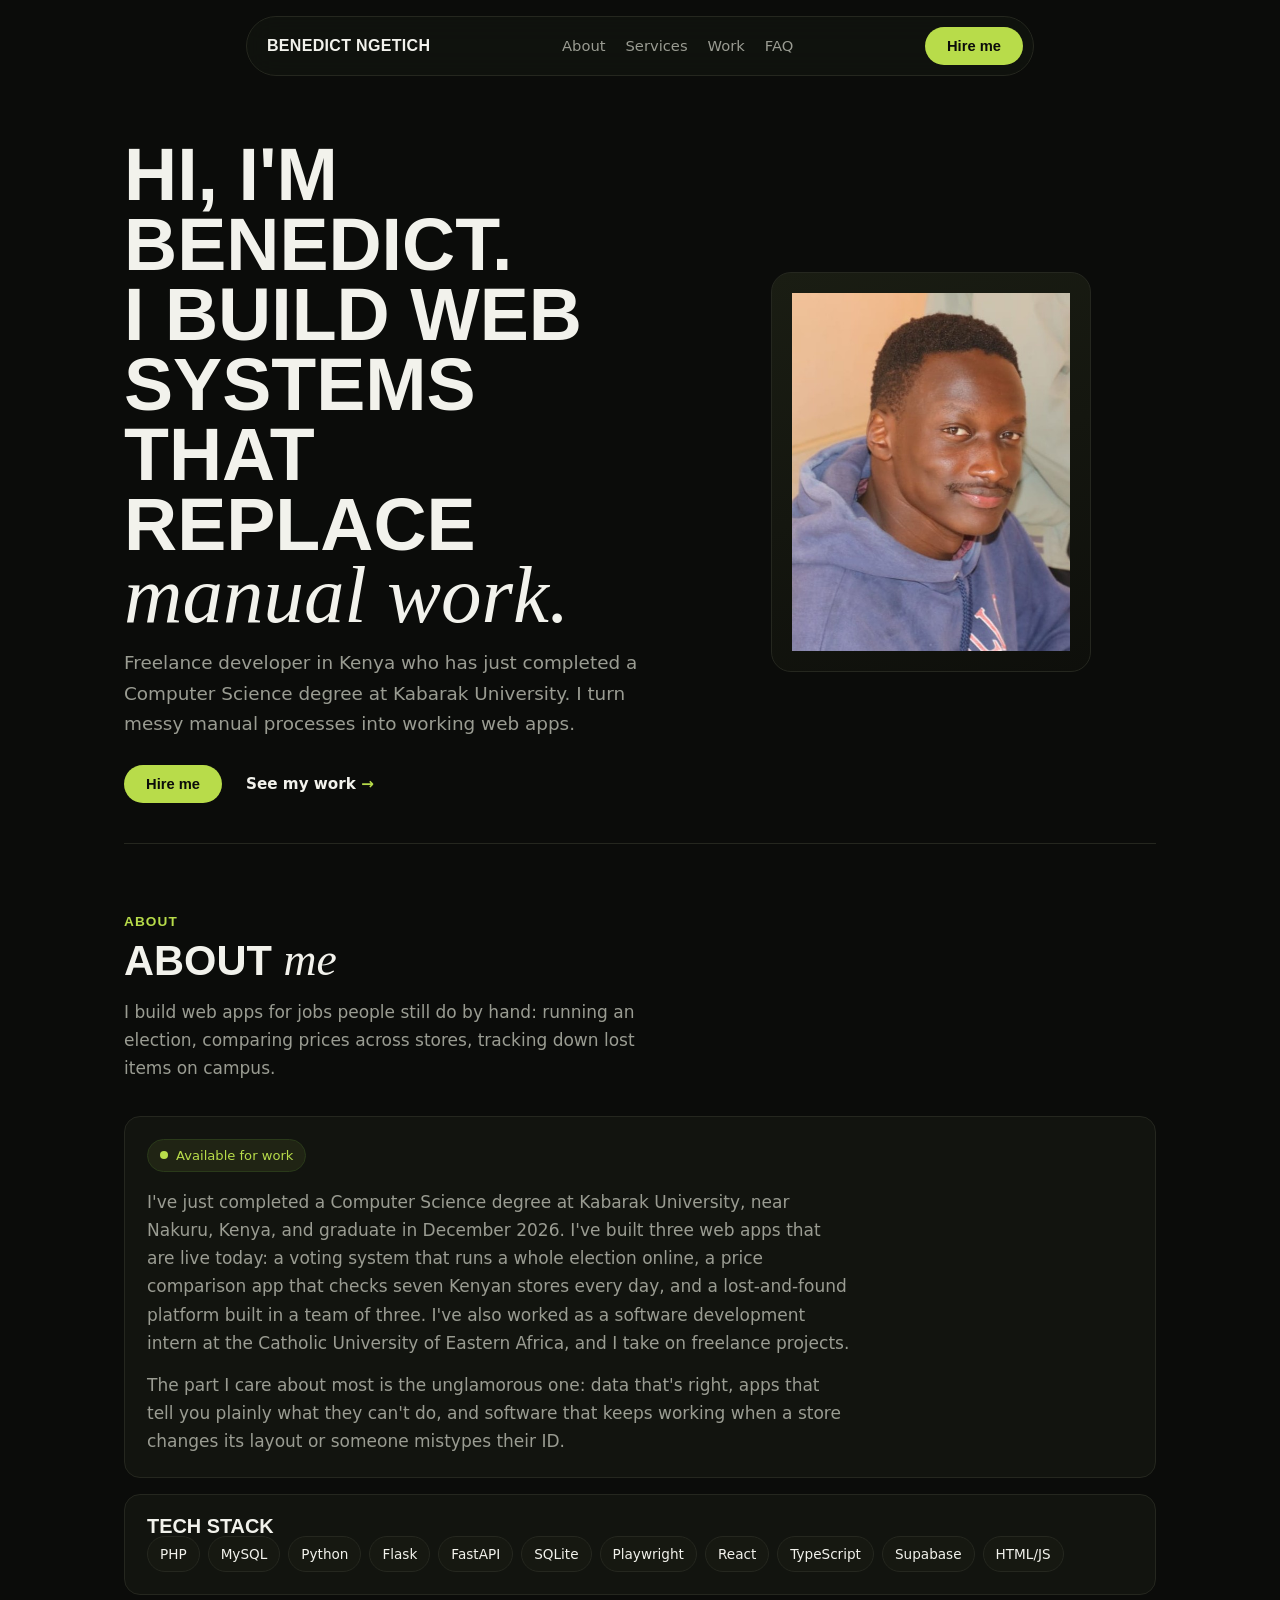
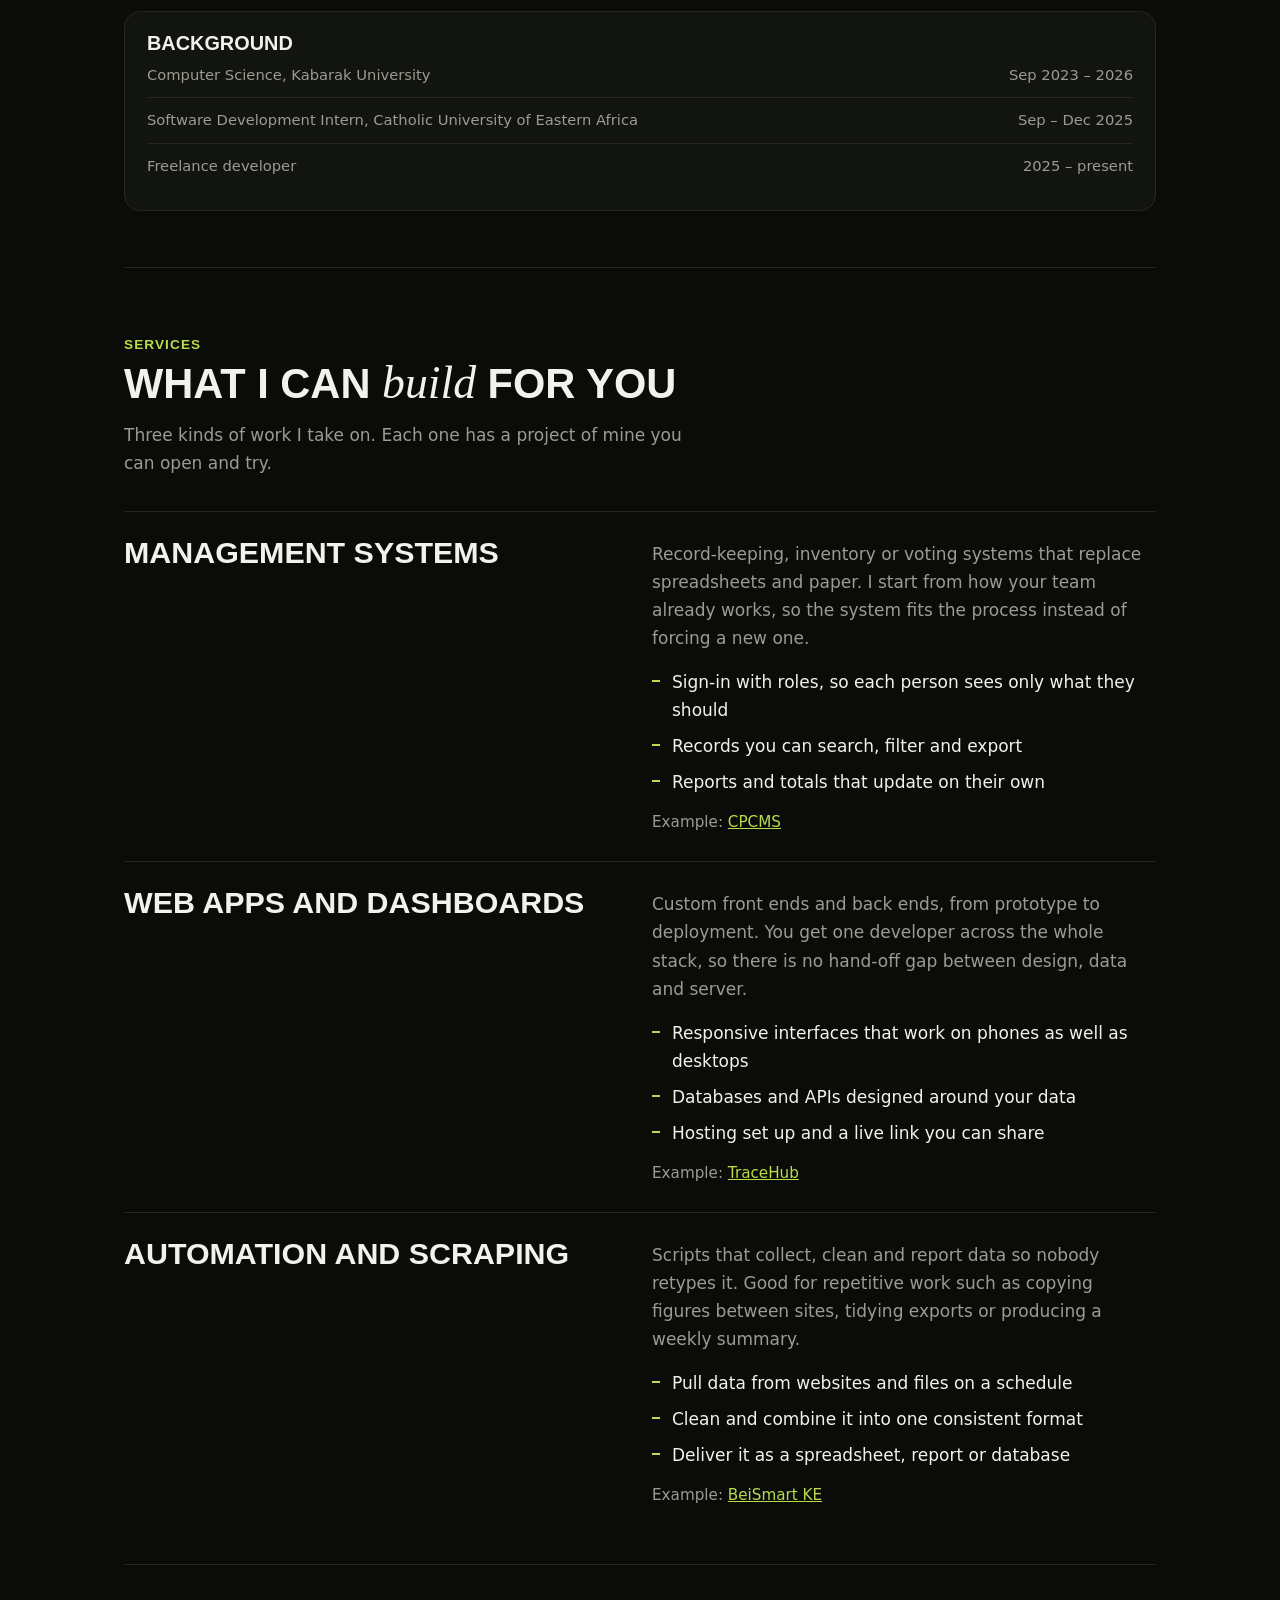
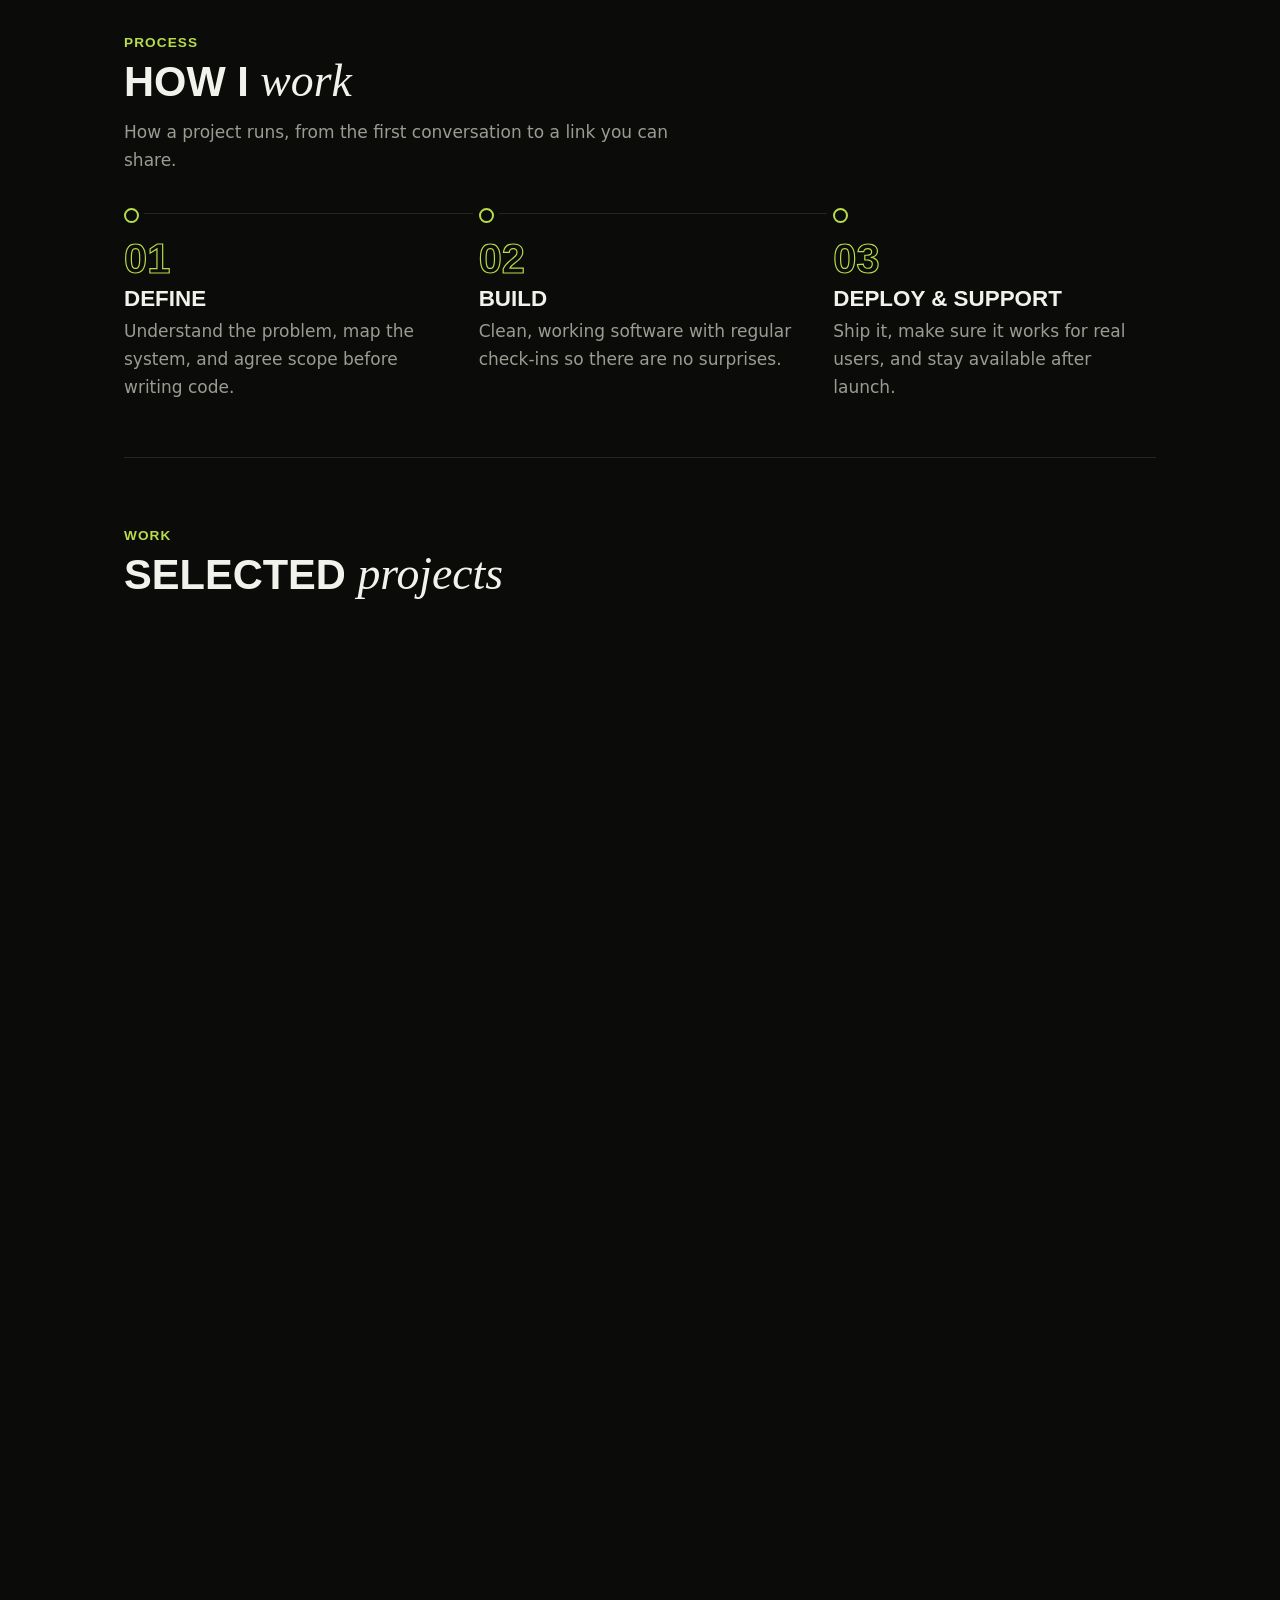
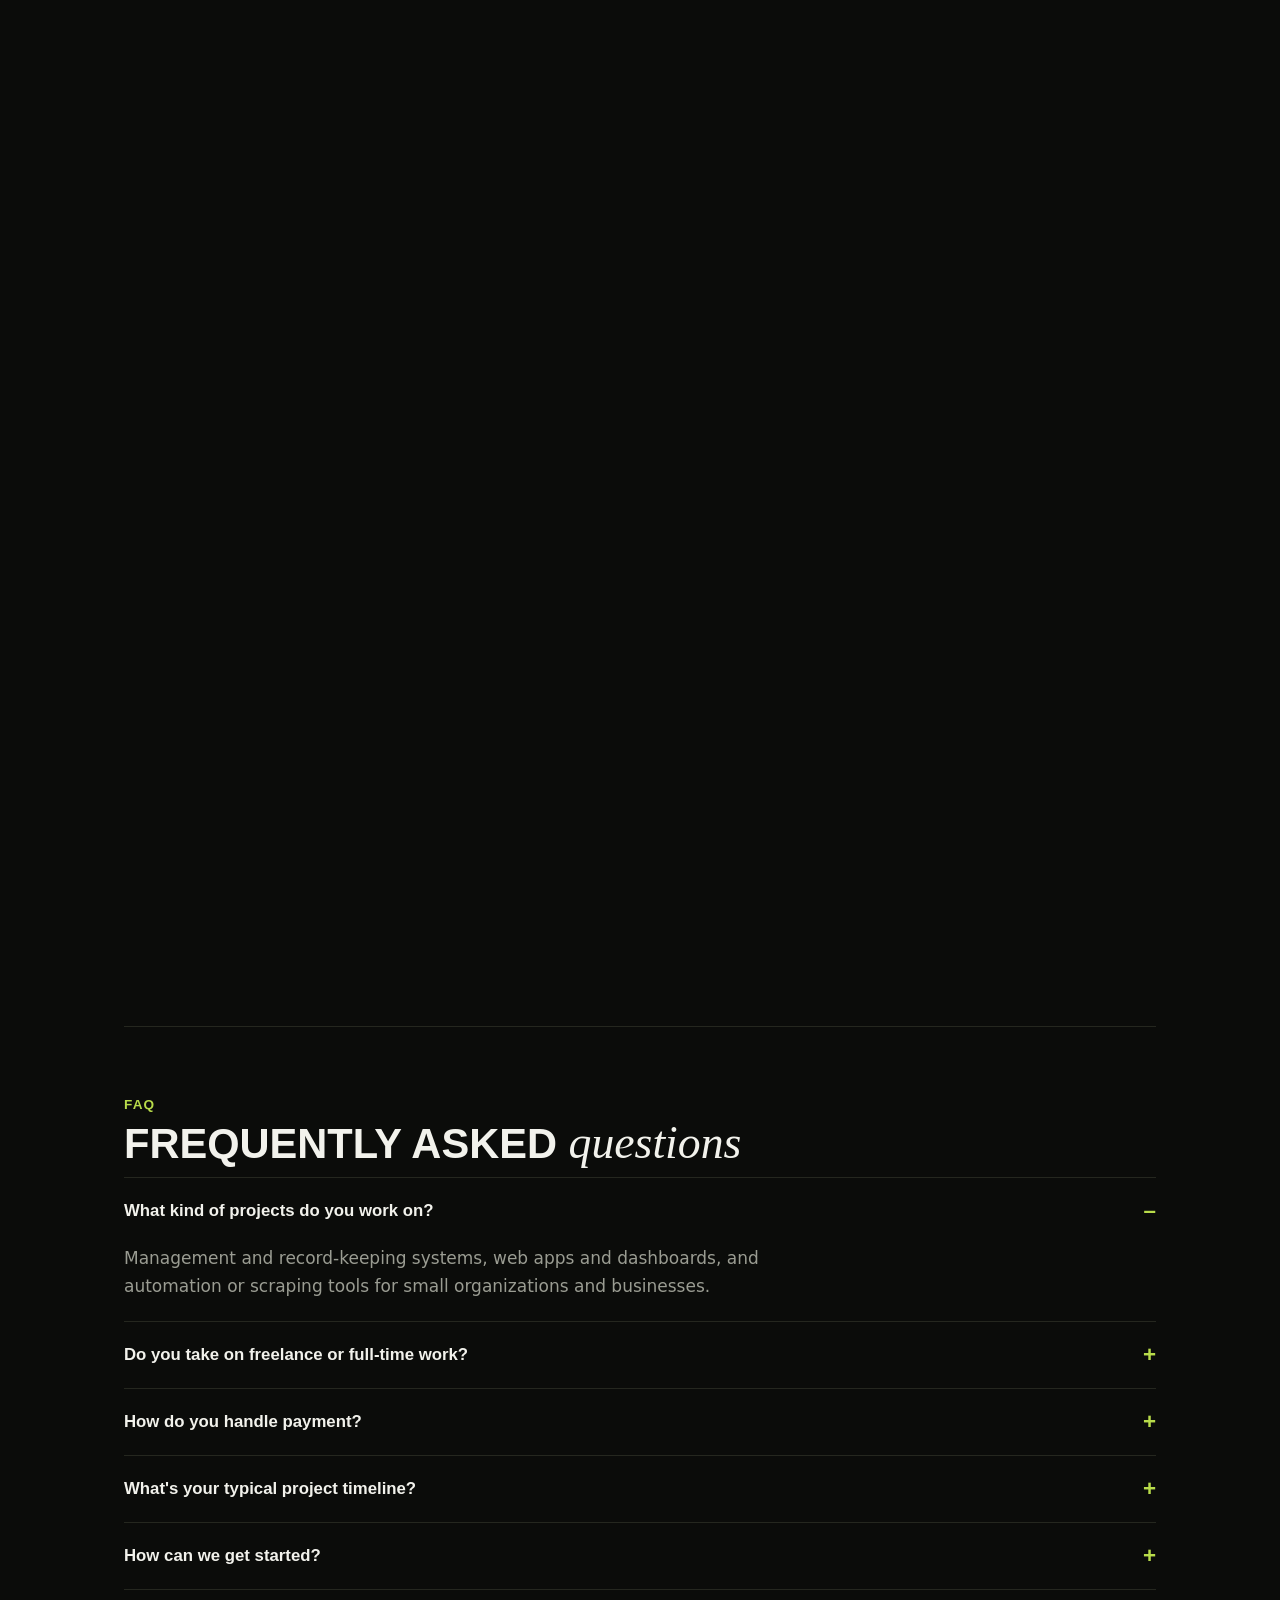
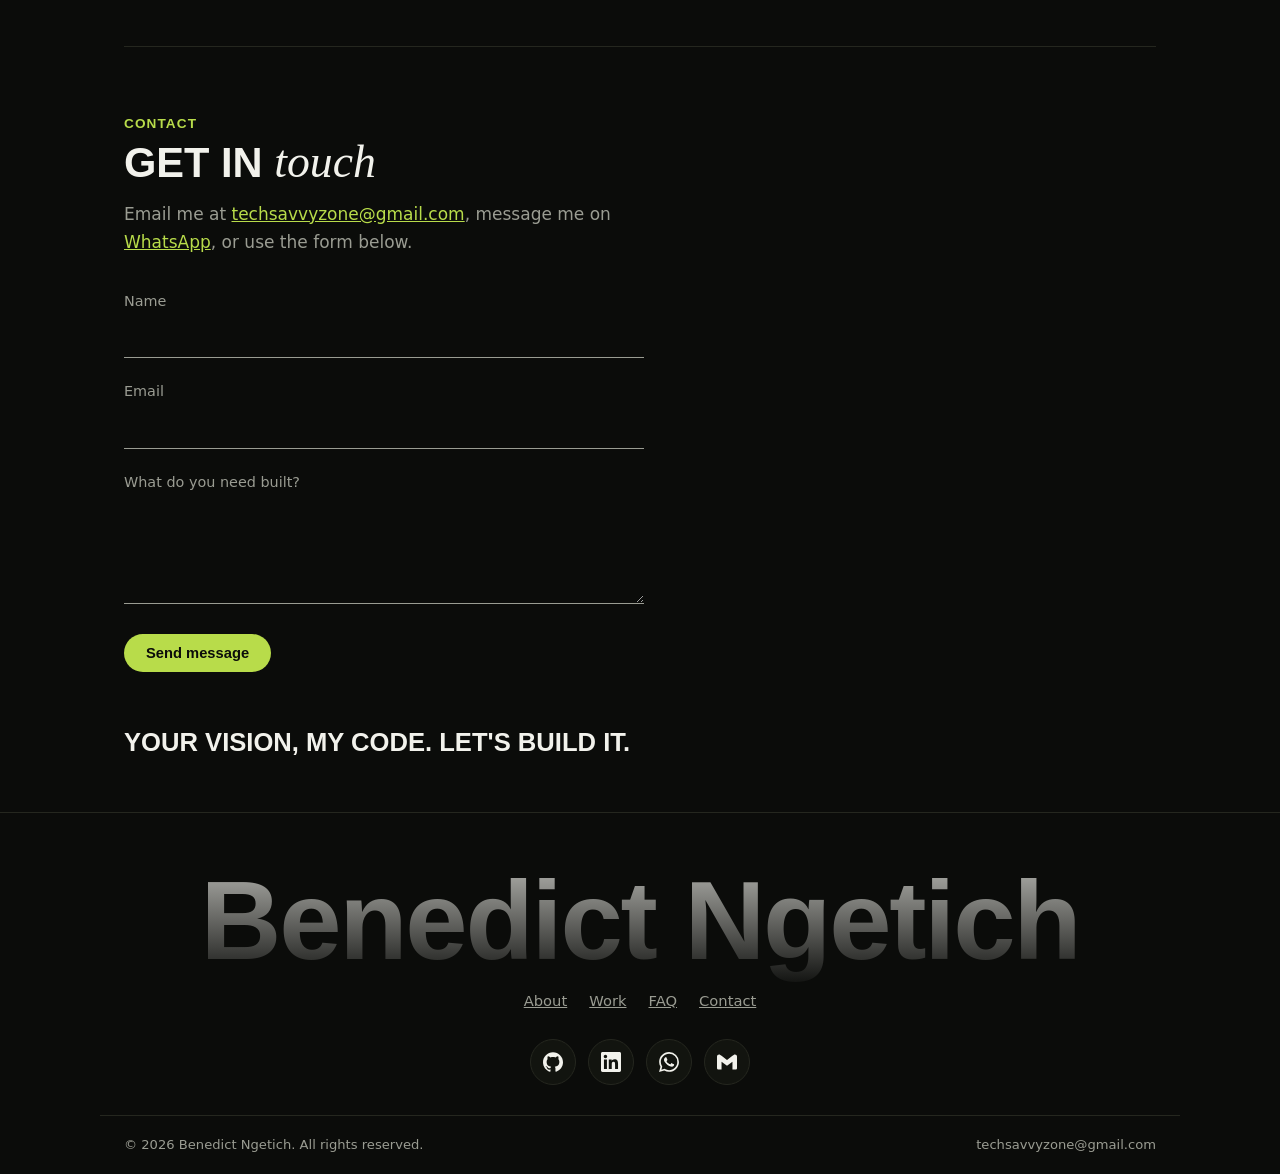
<file: index.html>
<!DOCTYPE html>
<html lang="en">
<head>
<meta charset="utf-8">
<meta name="viewport" content="width=device-width, initial-scale=1">
<meta http-equiv="Content-Security-Policy" content="default-src 'self'; script-src 'self' 'sha256-PtdI6/36DhPdMEgjNWV5ExIEqFovVcjUHPeOyApfBhs=' https://gc.zgo.at; style-src 'self' https://fonts.googleapis.com; font-src https://fonts.gstatic.com; img-src 'self' data: https://benvog.goatcounter.com; media-src 'self'; connect-src https://formspree.io https://benvog.goatcounter.com; form-action https://formspree.io; base-uri 'self'; object-src 'none'">
<meta name="description" content="Freelance developer in Kenya who has just completed a Computer Science degree at Kabarak University. I turn messy manual processes into working web apps.">
<meta name="theme-color" content="#0b0c0a">
<meta name="google-site-verification" content="tU9W8W1TGchvx298mYUDukljhcA0gjnXaJZo7WVB7sc">
<meta property="og:type" content="website">
<meta property="og:title" content="Benedict Ngetich — Web developer, Kenya">
<meta property="og:description" content="Freelance developer in Kenya who has just completed a Computer Science degree at Kabarak University. I turn messy manual processes into working web apps.">
<meta property="og:url" content="https://benvog.github.io/">
<meta property="og:image" content="https://benvog.github.io/assets/og-home.jpg">
<meta property="og:image:width" content="1200">
<meta property="og:image:height" content="630">
<meta property="og:image:alt" content="Benedict Ngetich: Hi, I'm Benedict. I build web systems that replace manual work.">
<link rel="icon" href="assets/favicon.svg" type="image/svg+xml">
<title>Benedict Ngetich — Web developer, Kenya</title>
<script>document.documentElement.className='js'</script>
<link rel="preconnect" href="https://fonts.googleapis.com">
<link rel="preconnect" href="https://fonts.gstatic.com" crossorigin>
<link href="https://fonts.googleapis.com/css2?family=Barlow+Condensed:wght@700;800&family=DM+Sans:wght@400;500;600&family=Instrument+Serif:ital@1&display=swap" rel="stylesheet">
<link rel="stylesheet" href="styles.css">
</head>
<body>
<a class="skip" href="#main">Skip to content</a>

<div class="nav">
<div class="pillnav">
<span class="brand">Benedict Ngetich</span>
<nav aria-label="Sections"><a href="#about">About</a><a href="#services">Services</a><a href="#work">Work</a><a href="#faq">FAQ</a></nav>
<a class="btn" href="#contact">Hire me</a>
</div>
</div>

<div class="wrap" id="main">

<header class="hero">
<div>
<h1>Hi, I'm Benedict.<br>I build web systems that replace <em>manual work.</em></h1>
<p class="sub">Freelance developer in Kenya who has just completed a Computer Science degree at Kabarak University. I turn messy manual processes into working web apps.</p>
<div class="cta"><a class="btn" href="#contact">Hire me</a><a class="textlink" href="#work">See my work <span aria-hidden="true">→</span></a></div>
</div>
<div class="photo">
<img class="frame-ph" src="assets/profile.jpg" alt="Benedict Ngetich">
</div>
</header>

<section id="about">
<p class="eyebrow">About</p>
<h2>About <em>me</em></h2>
<p class="lede">I build web apps for jobs people still do by hand: running an election, comparing prices across stores, tracking down lost items on campus.</p>
<div class="bento">
<div class="card">
<span class="status"><i></i>Available for work</span>
<p>I've just completed a Computer Science degree at Kabarak University, near Nakuru, Kenya, and graduate in December 2026. I've built three web apps that are live today: a voting system that runs a whole election online, a price comparison app that checks seven Kenyan stores every day, and a lost-and-found platform built in a team of three. I've also worked as a software development intern at the Catholic University of Eastern Africa, and I take on freelance projects.</p>
<p>The part I care about most is the unglamorous one: data that's right, apps that tell you plainly what they can't do, and software that keeps working when a store changes its layout or someone mistypes their ID.</p>
</div>
</div>
<div class="card">
<h3>Tech stack</h3>
<div class="stackrow"><span>PHP</span><span>MySQL</span><span>Python</span><span>Flask</span><span>FastAPI</span><span>SQLite</span><span>Playwright</span><span>React</span><span>TypeScript</span><span>Supabase</span><span>HTML/JS</span></div>
</div>
<div class="card">
<h3>Background</h3>
<div class="meta bgrow"><span>Computer Science, Kabarak University</span><span>Sep 2023 – 2026</span></div>
<div class="meta bgrow"><span>Software Development Intern, Catholic University of Eastern Africa</span><span>Sep – Dec 2025</span></div>
<div class="meta bgrow"><span>Freelance developer</span><span>2025 – present</span></div>
</div>
</section>

<section id="services">
<p class="eyebrow">Services</p>
<h2>What I can <em>build</em> for you</h2>
<p class="lede">Three kinds of work I take on. Each one has a project of mine you can open and try.</p>
<div class="svc">
<div class="svcrow"><h3>Management systems</h3><div class="svcbody"><p>Record-keeping, inventory or voting systems that replace spreadsheets and paper. I start from how your team already works, so the system fits the process instead of forcing a new one.</p><ul class="svclist"><li>Sign-in with roles, so each person sees only what they should</li><li>Records you can search, filter and export</li><li>Reports and totals that update on their own</li></ul><p class="svcnote">Example: <a href="case-cpcms.html">CPCMS</a></p></div></div>
<div class="svcrow"><h3>Web apps and dashboards</h3><div class="svcbody"><p>Custom front ends and back ends, from prototype to deployment. You get one developer across the whole stack, so there is no hand-off gap between design, data and server.</p><ul class="svclist"><li>Responsive interfaces that work on phones as well as desktops</li><li>Databases and APIs designed around your data</li><li>Hosting set up and a live link you can share</li></ul><p class="svcnote">Example: <a href="case-tracehub.html">TraceHub</a></p></div></div>
<div class="svcrow"><h3>Automation and scraping</h3><div class="svcbody"><p>Scripts that collect, clean and report data so nobody retypes it. Good for repetitive work such as copying figures between sites, tidying exports or producing a weekly summary.</p><ul class="svclist"><li>Pull data from websites and files on a schedule</li><li>Clean and combine it into one consistent format</li><li>Deliver it as a spreadsheet, report or database</li></ul><p class="svcnote">Example: <a href="case-beismart.html">BeiSmart KE</a></p></div></div>
</div>
</section>

<section>
<p class="eyebrow">Process</p>
<h2>How I <em>work</em></h2>
<p class="lede">How a project runs, from the first conversation to a link you can share.</p>
<ol class="timeline">
<li class="tlstep"><span class="num">01</span><h3>Define</h3><p>Understand the problem, map the system, and agree scope before writing code.</p></li>
<li class="tlstep"><span class="num">02</span><h3>Build</h3><p>Clean, working software with regular check-ins so there are no surprises.</p></li>
<li class="tlstep"><span class="num">03</span><h3>Deploy & support</h3><p>Ship it, make sure it works for real users, and stay available after launch.</p></li>
</ol>
</section>

<section id="work">
<p class="eyebrow">Work</p>
<h2>Selected <em>projects</em></h2>
<!-- To use a real screenshot: replace the <div class="ph">…</div> with <img src="assets/your-file.png" alt="…"> -->
<article class="proj rv">
<div class="stage"><div class="frame"><div class="bar"><i></i><i></i><i></i><span>cpcms · sample data</span></div>
<div class="view"><div class="inner"><img src="assets/cpcms-dashboard.png" alt="CPCMS dashboard with sample children, risk levels, rights progress and follow-ups due soon" width="1440" height="900" loading="lazy"></div></div></div></div>
<div class="projtext">
<span class="pnum">01</span>
<h3>CPCMS<br><em>case management</em></h3>
<p>A case management app for Holistic Families Kenya: a register of the children they support, a case file per child across eight rights, and a score that shows each child's progress.</p>
<p class="meta"><b>Client project, in use</b> · JavaScript, Supabase</p>
<div class="pills"><a class="btn" href="case-cpcms.html">Case study →</a></div>
</div>
</article>

<article class="proj rv">
<div class="stage"><div class="frame"><div class="bar"><i></i><i></i><i></i><span>benvog.github.io/beismart-ke</span></div>
<div class="view"><div class="inner"><img src="assets/beismart-home.jpg" alt="BeiSmart KE home: a search box over this week's price drops" width="1280" height="800" loading="lazy"></div></div></div></div>
<div class="projtext">
<span class="pnum">02</span>
<h3>BeiSmart KE<br><em>price comparison</em></h3>
<p>A price comparison app for Kenyan online stores: one search checks seven stores, puts the same product's prices side by side and keeps a daily price history.</p>
<p class="meta"><b>Final-year project, rebuilt</b> · Python, FastAPI</p>
<div class="pills"><a class="btn" href="case-beismart.html">Case study →</a><a class="btn ghost" href="https://benvog.github.io/beismart-ke/" target="_blank" rel="noopener">Live demo ↗</a></div>
</div>
</article>

<article class="proj rv">
<div class="stage"><div class="frame"><div class="bar"><i></i><i></i><i></i><span>voting-system</span></div>
<div class="view"><div class="inner"><img src="assets/voting-landing.png" alt="VoteMS landing page with a live election countdown and turnout bar" width="1280" height="800" loading="lazy"></div></div></div></div>
<div class="projtext">
<span class="pnum">03</span>
<h3>Voting<br><em>system</em></h3>
<p>An online election system: voters log in with their registration number, vote one position at a time on any device, and see results the moment voting closes.</p>
<p class="meta"><b>Built for Kabarak University</b> · PHP, MySQL</p>
<div class="pills"><a class="btn" href="case-voting.html">Case study →</a><a class="btn ghost" href="https://tally.xo.je" target="_blank" rel="noopener">Live demo ↗</a></div>
</div>
</article>

<article class="proj rv">
<div class="stage"><div class="frame"><div class="bar"><i></i><i></i><i></i><span>trace-hub.vercel.app</span></div>
<div class="view"><div class="inner"><img src="assets/tracehub-home.jpg" alt="TraceHub home page: a lost-and-found hero with buttons to report or browse items" width="1280" height="800" loading="lazy"></div></div></div></div>
<div class="projtext">
<span class="pnum">04</span>
<h3>TraceHub<br><em>lost &amp; found</em></h3>
<p>A lost-and-found web app for reporting and finding lost items across campuses.</p>
<p class="meta"><b>Group project, live</b> · Web app, lost &amp; found</p>
<div class="pills"><a class="btn" href="case-tracehub.html">Case study →</a><a class="btn ghost" href="https://trace-hub.vercel.app/" target="_blank" rel="noopener">Live demo ↗</a></div>
</div>
</article>
</section>

<!-- Hidden until there are real quotes: remove "hidden" and replace the placeholder below -->
<section hidden>
<p class="eyebrow">Testimonials</p>
<h2>What clients <em>say</em></h2>
<p class="lede">Feedback from clients, once there's some to show.</p>
<div class="tplaceholder">No testimonials yet — ask a client for a line once a project wraps, and it goes here.</div>
</section>

<section id="faq">
<p class="eyebrow">FAQ</p>
<h2>Frequently asked <em>questions</em></h2>
<div class="faq">
<details class="faqitem" open><summary>What kind of projects do you work on?</summary><p>Management and record-keeping systems, web apps and dashboards, and automation or scraping tools for small organizations and businesses.</p></details>
<details class="faqitem"><summary>Do you take on freelance or full-time work?</summary><p>Freelance projects now, and I'm open to full-time software engineering roles.</p></details>
<details class="faqitem"><summary>How do you handle payment?</summary><p>By M-Pesa or bank transfer. How the payment is split, for example a deposit to start, depends on the project, and we agree on it before any work begins.</p></details>
<details class="faqitem"><summary>What's your typical project timeline?</summary><p>A small site usually takes 1–2 weeks, and a larger web app or system 4–8 weeks. Once we've talked through what you need, I'll give you a timeline for your project.</p></details>
<details class="faqitem"><summary>How can we get started?</summary><p>Reach out through the contact form below or on WhatsApp, and we'll talk through what you need.</p></details>
</div>
</section>

<section id="contact">
<p class="eyebrow">Contact</p>
<h2>Get in <em>touch</em></h2>
<p class="lede">Email me at <a href="mailto:techsavvyzone@gmail.com">techsavvyzone@gmail.com</a>, message me on <a href="https://wa.me/254748311310" target="_blank" rel="noopener">WhatsApp</a>, or use the form below.</p>
<!-- Formspree form "Portfolio contact" (formspree.io, techsavvyzone@gmail.com); submissions are emailed there -->
<form action="https://formspree.io/f/myezqeje" method="POST">
<label>Name<input type="text" name="name" required autocomplete="name"></label>
<label>Email<input type="email" name="email" required autocomplete="email"></label>
<label>What do you need built?<textarea name="message" required></textarea></label>
<input class="gotcha" type="text" name="_gotcha" tabindex="-1" autocomplete="off" aria-hidden="true">
<button class="btn" type="submit">Send message</button>
<p class="form-error" role="alert" hidden>Your message couldn't be sent. Please try again, or email me at <a href="mailto:techsavvyzone@gmail.com">techsavvyzone@gmail.com</a>.</p>
</form>
<!-- Shown by script.js in place of the form once Formspree accepts a message -->
<div class="form-done" hidden>
<h3 tabindex="-1">Message sent</h3>
<p>Thanks for reaching out. I'll get back to you soon.</p>
<button class="btn ghost" type="button">Send another message</button>
</div>
<p class="signoff">Your vision, my&nbsp;code. Let's build it.</p>
</section>

</div>

<footer>
<div class="footer-name">Benedict Ngetich</div>
<div class="footer-links">
<a href="#about">About</a><a href="#work">Work</a><a href="#faq">FAQ</a><a href="#contact">Contact</a>
</div>
<div class="socials">
<a href="https://github.com/Benvog" target="_blank" rel="noopener" aria-label="GitHub" title="GitHub"><svg viewBox="0 0 24 24" aria-hidden="true" focusable="false"><path d="M12 .297c-6.63 0-12 5.373-12 12 0 5.303 3.438 9.8 8.205 11.385.6.113.82-.258.82-.577 0-.285-.01-1.04-.015-2.04-3.338.724-4.042-1.61-4.042-1.61C4.422 18.07 3.633 17.7 3.633 17.7c-1.087-.744.084-.729.084-.729 1.205.084 1.838 1.236 1.838 1.236 1.07 1.835 2.809 1.305 3.495.998.108-.776.417-1.305.76-1.605-2.665-.3-5.466-1.332-5.466-5.93 0-1.31.465-2.38 1.235-3.22-.135-.303-.54-1.523.105-3.176 0 0 1.005-.322 3.3 1.23.96-.267 1.98-.399 3-.405 1.02.006 2.04.138 3 .405 2.28-1.552 3.285-1.23 3.285-1.23.645 1.653.24 2.873.12 3.176.765.84 1.23 1.91 1.23 3.22 0 4.61-2.805 5.625-5.475 5.92.42.36.81 1.096.81 2.22 0 1.606-.015 2.896-.015 3.286 0 .315.21.69.825.57C20.565 22.092 24 17.592 24 12.297c0-6.627-5.373-12-12-12"/></svg></a>
<a href="https://www.linkedin.com/in/benedict-kipkorir-vogue" target="_blank" rel="noopener" aria-label="LinkedIn" title="LinkedIn"><svg viewBox="0 0 24 24" aria-hidden="true" focusable="false"><path d="M20.447 20.452h-3.554v-5.569c0-1.328-.027-3.037-1.852-3.037-1.853 0-2.136 1.445-2.136 2.939v5.667H9.351V9h3.414v1.561h.046c.477-.9 1.637-1.85 3.37-1.85 3.601 0 4.267 2.37 4.267 5.455v6.286zM5.337 7.433c-1.144 0-2.063-.926-2.063-2.065 0-1.138.92-2.063 2.063-2.063 1.14 0 2.064.925 2.064 2.063 0 1.139-.925 2.065-2.064 2.065zm1.782 13.019H3.555V9h3.564v11.452zM22.225 0H1.771C.792 0 0 .774 0 1.729v20.542C0 23.227.792 24 1.771 24h20.451C23.2 24 24 23.227 24 22.271V1.729C24 .774 23.2 0 22.222 0h.003z"/></svg></a>
<a href="https://wa.me/254748311310" target="_blank" rel="noopener" aria-label="WhatsApp" title="WhatsApp"><svg viewBox="0 0 24 24" aria-hidden="true" focusable="false"><path d="M17.472 14.382c-.297-.149-1.758-.867-2.03-.967-.273-.099-.471-.148-.67.15-.197.297-.767.966-.94 1.164-.173.199-.347.223-.644.075-.297-.15-1.255-.463-2.39-1.475-.883-.788-1.48-1.761-1.653-2.059-.173-.297-.018-.458.13-.606.134-.133.298-.347.446-.52.149-.174.198-.298.298-.497.099-.198.05-.371-.025-.52-.075-.149-.669-1.612-.916-2.207-.242-.579-.487-.5-.669-.51-.173-.008-.371-.01-.57-.01-.198 0-.52.074-.792.372-.272.297-1.04 1.016-1.04 2.479 0 1.462 1.065 2.875 1.213 3.074.149.198 2.096 3.2 5.077 4.487.709.306 1.262.489 1.694.625.712.227 1.36.195 1.871.118.571-.085 1.758-.719 2.006-1.413.248-.694.248-1.289.173-1.413-.074-.124-.272-.198-.57-.347m-5.421 7.403h-.004a9.87 9.87 0 01-5.031-1.378l-.361-.214-3.741.982.998-3.648-.235-.374a9.86 9.86 0 01-1.51-5.26c.001-5.45 4.436-9.884 9.888-9.884 2.64 0 5.122 1.03 6.988 2.898a9.825 9.825 0 012.893 6.994c-.003 5.45-4.437 9.884-9.885 9.884m8.413-18.297A11.815 11.815 0 0012.05 0C5.495 0 .16 5.335.157 11.892c0 2.096.547 4.142 1.588 5.945L.057 24l6.305-1.654a11.882 11.882 0 005.683 1.448h.005c6.554 0 11.89-5.335 11.893-11.893a11.821 11.821 0 00-3.48-8.413Z"/></svg></a>
<a href="mailto:techsavvyzone@gmail.com" aria-label="Email" title="Email"><svg viewBox="0 0 24 24" aria-hidden="true" focusable="false"><path d="M24 5.457v13.909c0 .904-.732 1.636-1.636 1.636h-3.819V11.73L12 16.64l-6.545-4.91v9.273H1.636A1.636 1.636 0 0 1 0 19.366V5.457c0-2.023 2.309-3.178 3.927-1.964L5.455 4.64 12 9.548l6.545-4.91 1.528-1.145C21.69 2.28 24 3.434 24 5.457z"/></svg></a>
</div>
<div class="wrap footer-bottom"><span>© 2026 Benedict Ngetich. All rights reserved.</span><a href="mailto:techsavvyzone@gmail.com">techsavvyzone@gmail.com</a></div>
</footer>

<script src="script.js"></script>
<script data-goatcounter="https://benvog.goatcounter.com/count" async src="https://gc.zgo.at/count.v5.js" integrity="sha384-atnOLvQb9t+jTSipvd75X2yginT4PjVbqDdlJAmxMm+wYElFmeR6EmLP5bYeoRVQ" crossorigin="anonymous"></script>
</body>
</html>
</file>
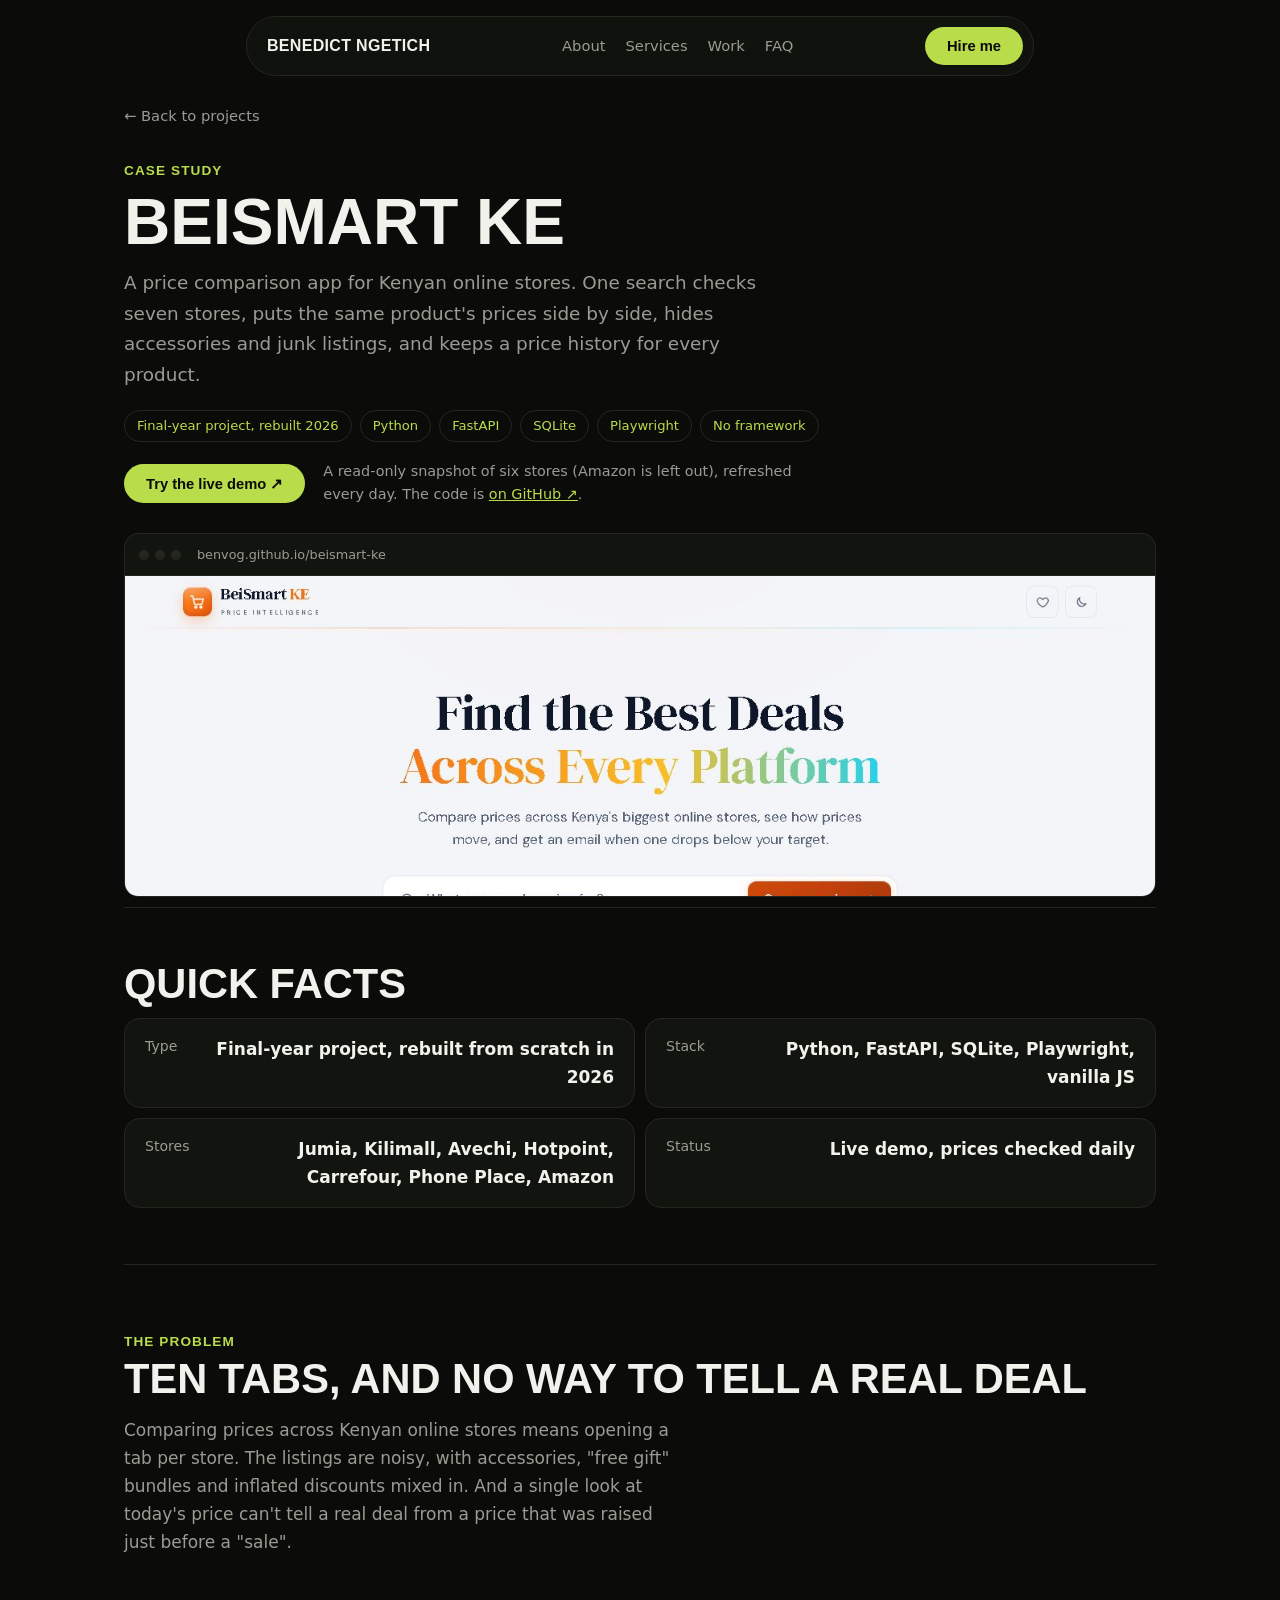
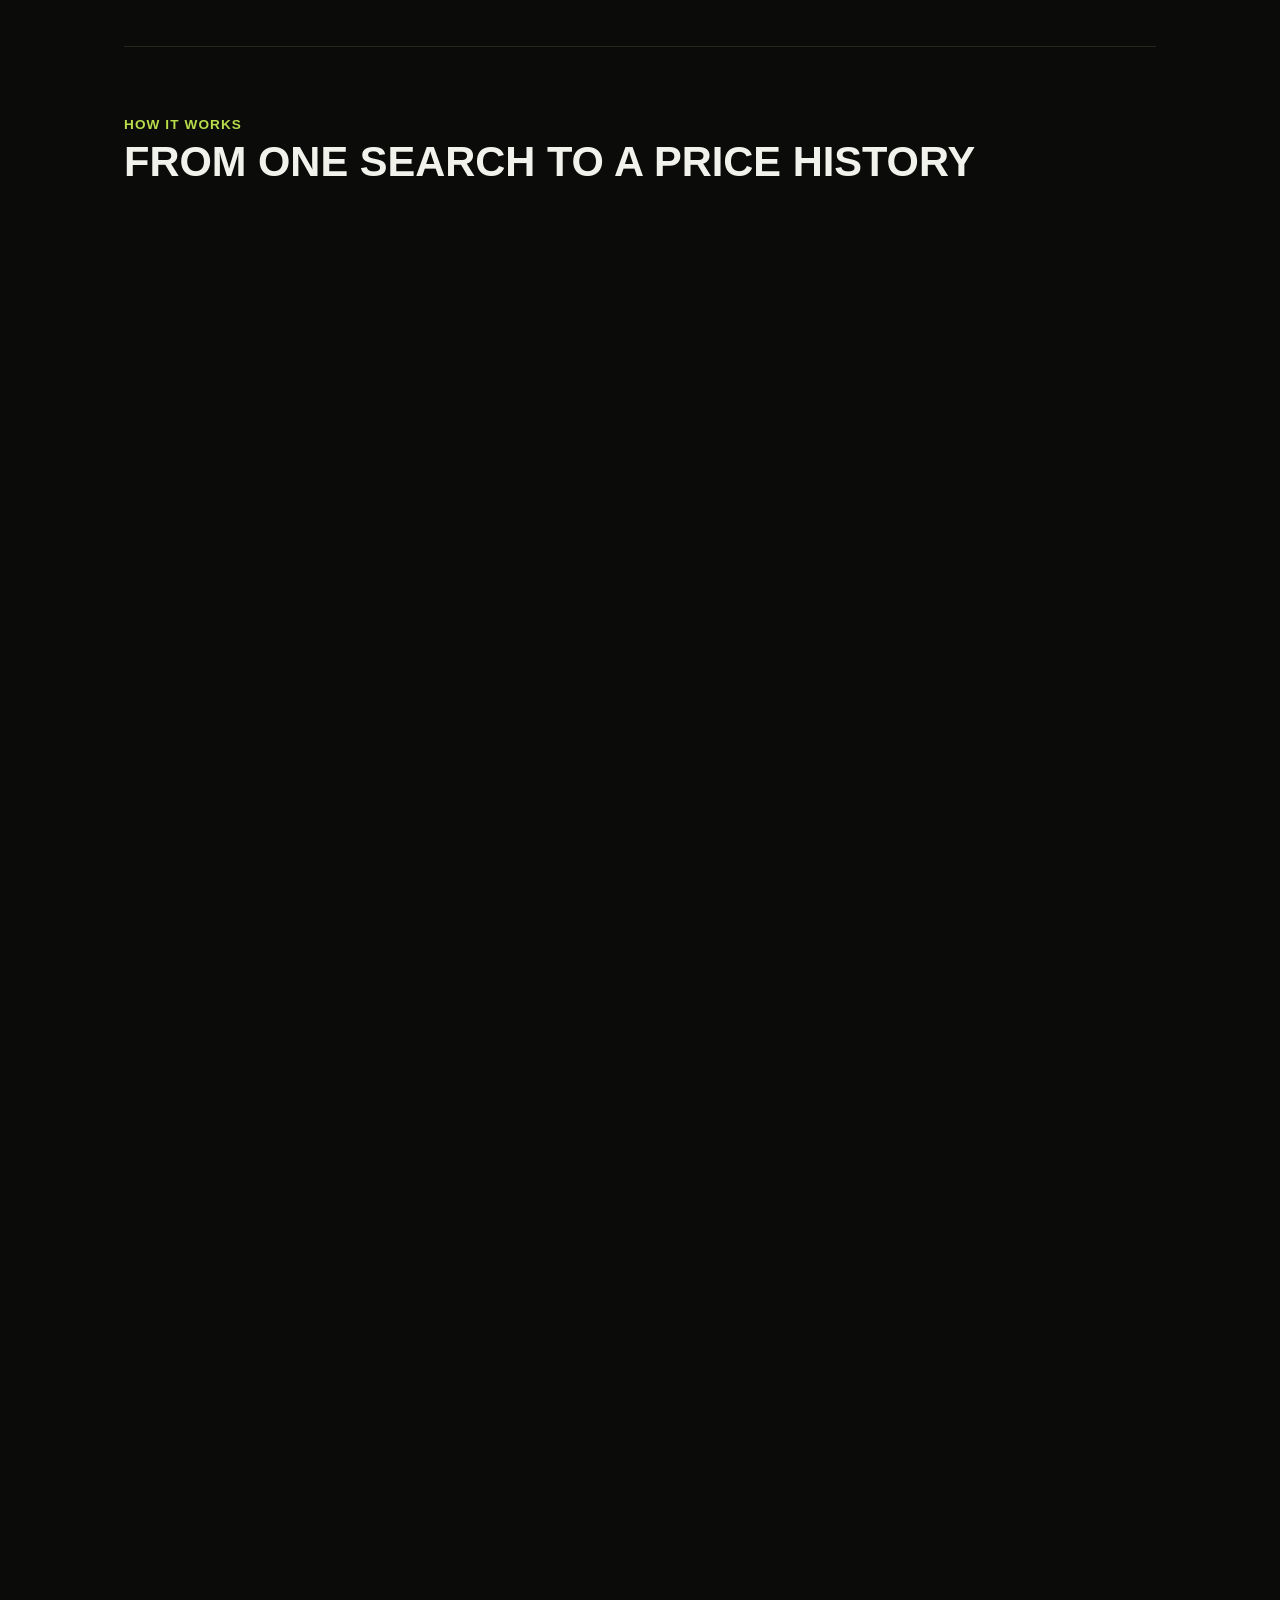
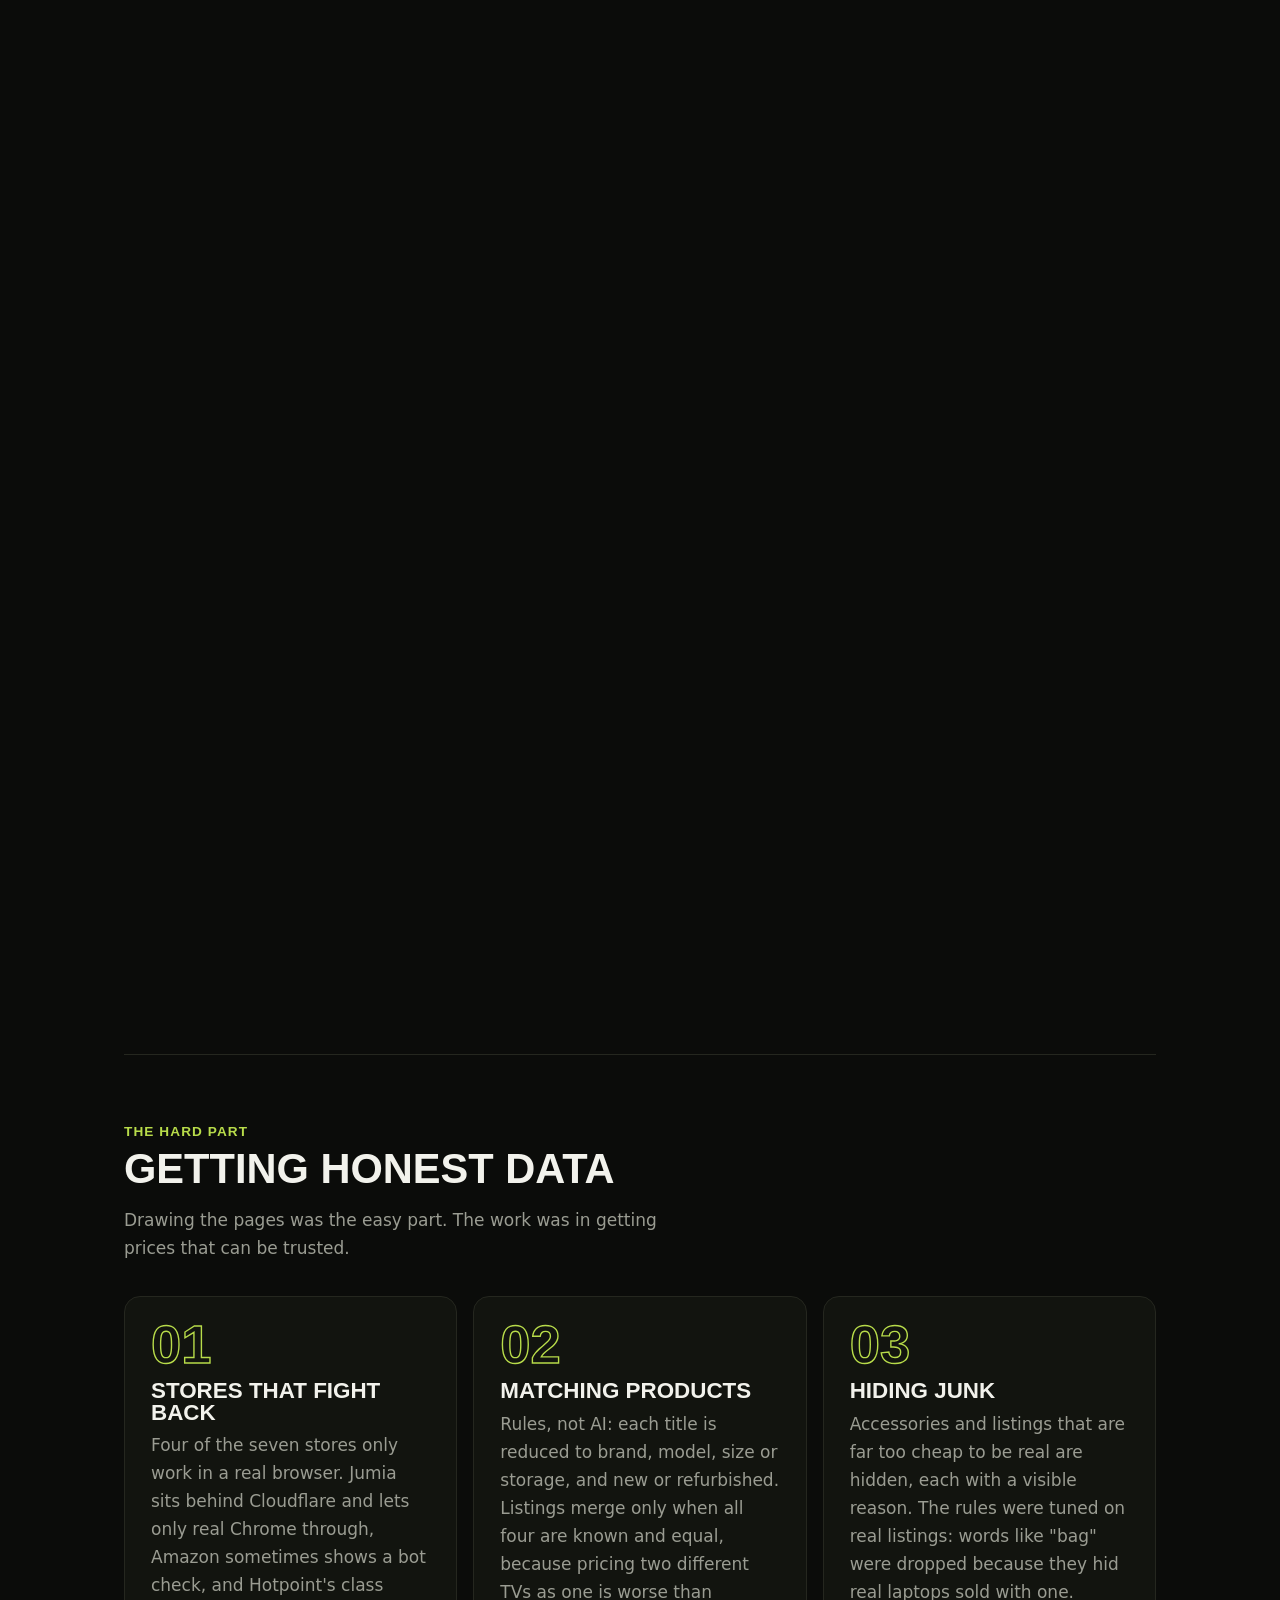
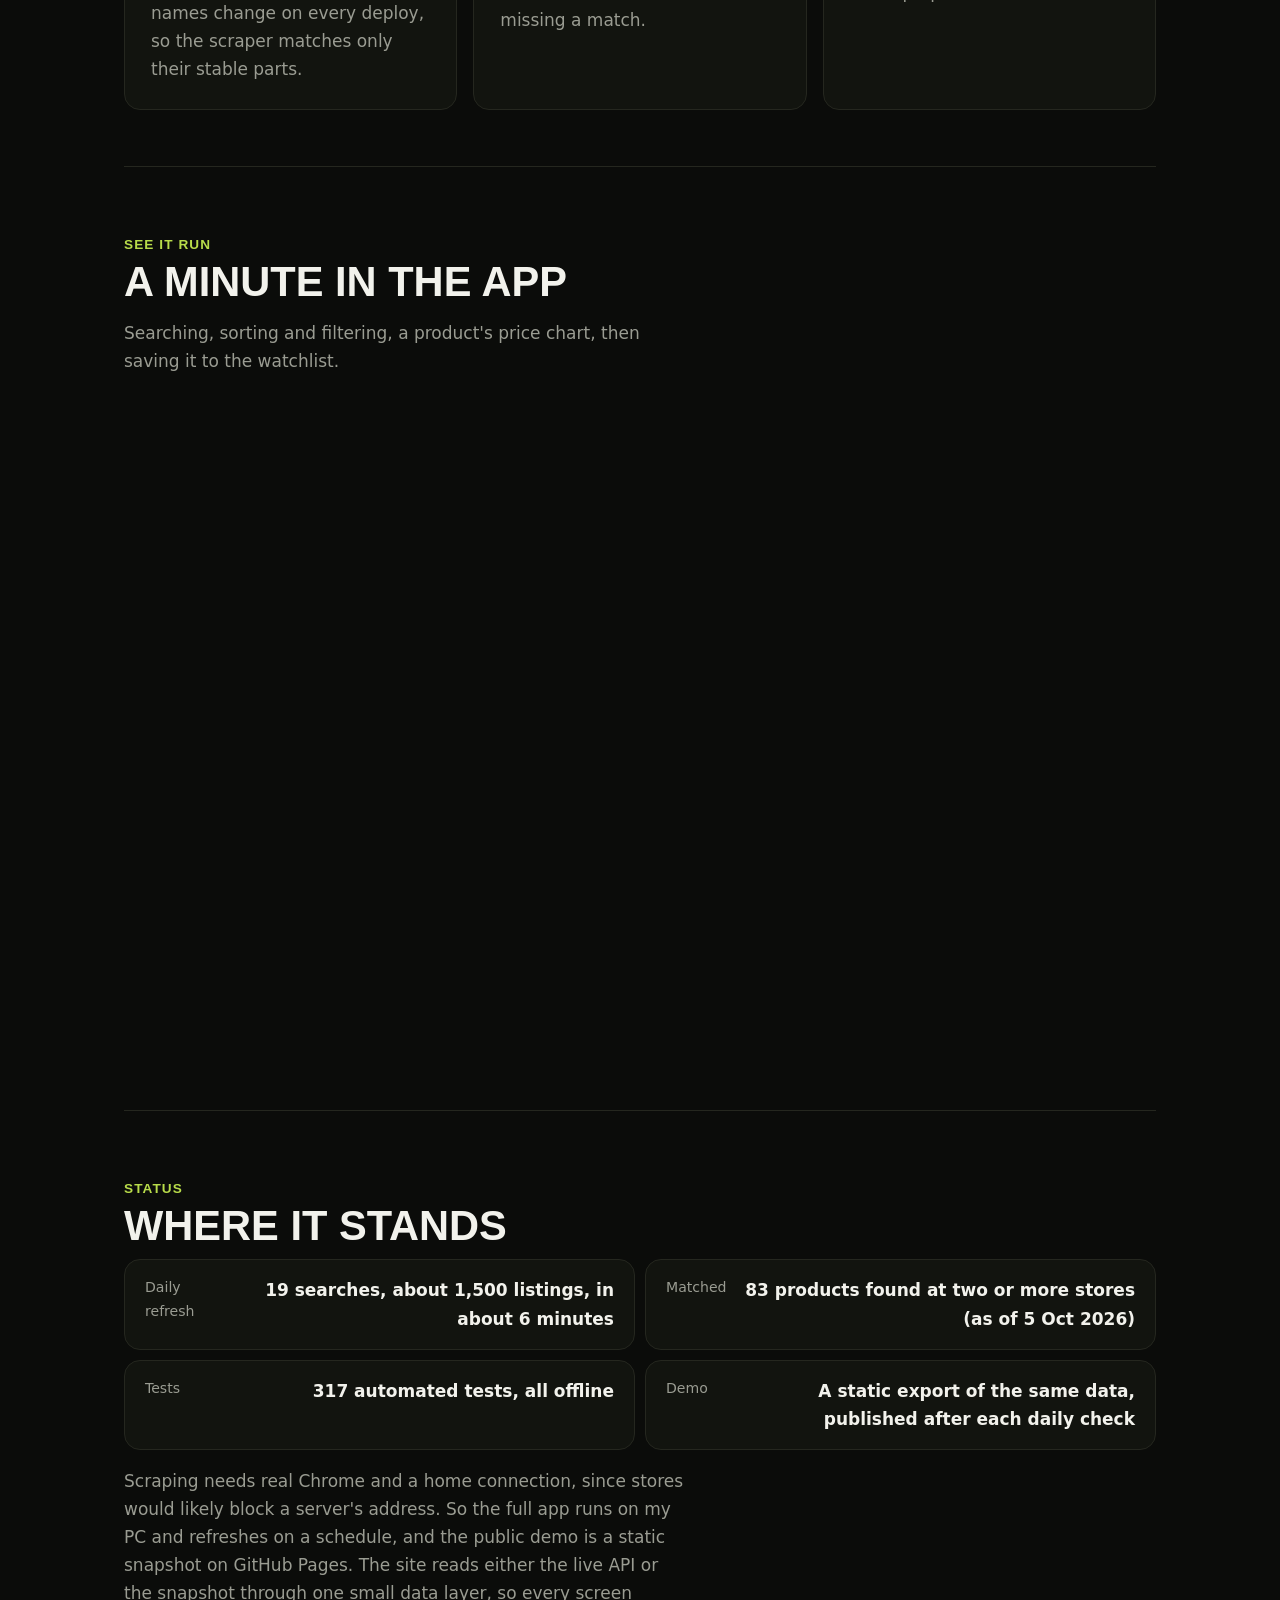
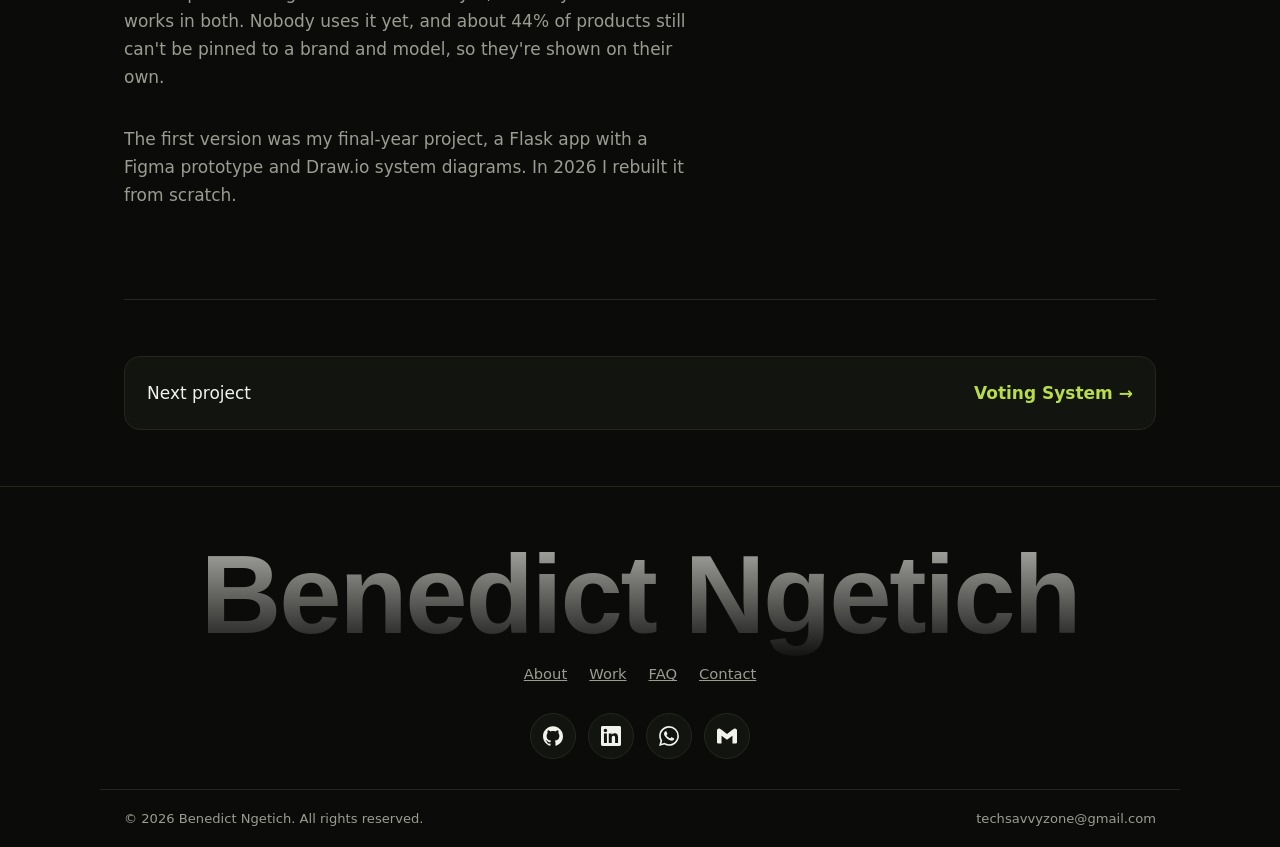
<file: case-beismart.html>
<!DOCTYPE html>
<html lang="en">
<head>
<meta charset="utf-8">
<meta name="viewport" content="width=device-width, initial-scale=1">
<meta http-equiv="Content-Security-Policy" content="default-src 'self'; script-src 'self' 'sha256-PtdI6/36DhPdMEgjNWV5ExIEqFovVcjUHPeOyApfBhs=' https://gc.zgo.at; style-src 'self' https://fonts.googleapis.com; font-src https://fonts.gstatic.com; img-src 'self' data: https://benvog.goatcounter.com; media-src 'self'; connect-src https://formspree.io https://benvog.goatcounter.com; form-action https://formspree.io; base-uri 'self'; object-src 'none'">
<meta name="description" content="A price comparison app for Kenyan online stores: one search checks seven stores, groups the same product across them, hides junk listings and keeps a price history.">
<meta name="theme-color" content="#0b0c0a">
<meta property="og:type" content="website">
<meta property="og:title" content="BeiSmart KE — Case Study | Benedict Ngetich">
<meta property="og:description" content="A price comparison app for Kenyan online stores: one search checks seven stores, groups the same product across them, hides junk listings and keeps a price history.">
<meta property="og:url" content="https://benvog.github.io/case-beismart.html">
<meta property="og:image" content="https://benvog.github.io/assets/beismart-home.jpg">
<meta property="og:image:width" content="1280">
<meta property="og:image:height" content="800">
<meta property="og:image:alt" content="BeiSmart KE home: a search box over this week's price drops">
<link rel="icon" href="assets/favicon.svg" type="image/svg+xml">
<title>BeiSmart KE — Case Study | Benedict Ngetich</title>
<script>document.documentElement.className='js'</script>
<link rel="preconnect" href="https://fonts.googleapis.com">
<link rel="preconnect" href="https://fonts.gstatic.com" crossorigin>
<link href="https://fonts.googleapis.com/css2?family=Barlow+Condensed:wght@700;800&family=DM+Sans:wght@400;500;600&family=Instrument+Serif:ital@1&display=swap" rel="stylesheet">
<link rel="stylesheet" href="styles.css">
</head>
<body>
<a class="skip" href="#main">Skip to content</a>

<div class="nav">
<div class="pillnav">
<span class="brand">Benedict Ngetich</span>
<nav aria-label="Sections"><a href="index.html#about">About</a><a href="index.html#services">Services</a><a href="index.html#work">Work</a><a href="index.html#faq">FAQ</a></nav>
<a class="btn" href="index.html#contact">Hire me</a>
</div>
</div>

<div class="wrap" id="main">
<a class="backlink" href="index.html#work">&larr; Back to projects</a>

<header class="case-hero">
<p class="eyebrow">Case study</p>
<h1>BeiSmart KE</h1>
<p class="tagline">A price comparison app for Kenyan online stores. One search checks seven stores, puts the same product's prices side by side, hides accessories and junk listings, and keeps a price history for every product.</p>
<div class="case-tags"><span>Final-year project, rebuilt 2026</span><span>Python</span><span>FastAPI</span><span>SQLite</span><span>Playwright</span><span>No framework</span></div>
<div class="demo-cta">
<a class="btn" href="https://benvog.github.io/beismart-ke/" target="_blank" rel="noopener">Try the live demo ↗</a>
<p>A read-only snapshot of six stores (Amazon is left out), refreshed every day. The code is <a href="https://github.com/Benvog/beismart-ke" target="_blank" rel="noopener">on GitHub ↗</a>.</p>
</div>
<div class="case-hero-img frame">
<div class="bar"><i></i><i></i><i></i><span>benvog.github.io/beismart-ke</span></div>
<div class="view"><div class="inner"><img src="assets/beismart-home.jpg" alt="BeiSmart KE home: a search box over this week's price drops" width="1280" height="800"></div></div>
</div>
</header>

<section>
<h2>Quick facts</h2>
<div class="quickfacts">
<div class="card"><span>Type</span><span>Final-year project, rebuilt from scratch in 2026</span></div>
<div class="card"><span>Stack</span><span>Python, FastAPI, SQLite, Playwright, vanilla JS</span></div>
<div class="card"><span>Stores</span><span>Jumia, Kilimall, Avechi, Hotpoint, Carrefour, Phone Place, Amazon</span></div>
<div class="card"><span>Status</span><span>Live demo, prices checked daily</span></div>
</div>
</section>

<section>
<p class="eyebrow">The problem</p>
<h2>Ten tabs, and no way to tell a real deal</h2>
<p class="lede">Comparing prices across Kenyan online stores means opening a tab per store. The listings are noisy, with accessories, "free gift" bundles and inflated discounts mixed in. And a single look at today's price can't tell a real deal from a price that was raised just before a "sale".</p>
</section>

<section>
<p class="eyebrow">How it works</p>
<h2>From one search to a price history</h2>

<div class="feat rv">
<div>
<h3>One search, every store</h3>
<p>A search runs across all the stores at once and groups the same product, so its prices sit side by side. Filters cover price (with a histogram of the results), store and condition.</p>
<p>If a store fails, the rest of the results still load, and each store reports what happened: ok, empty, blocked, layout changed or timed out.</p>
</div>
<figure class="shot tall"><img src="assets/beismart-results.jpg" alt="Samsung TV results with a filter panel and a TV found at three stores" width="1280" height="1700" loading="lazy"></figure>
</div>

<div class="feat rv">
<div>
<h3>Every offer and its price history</h3>
<p>A product page lists every offer for it, cheapest first, with a chart of how its price has moved. Every price change is recorded, so the history grows each day. Tracking began on 3 October 2026.</p>
<p>Amazon prices leave out delivery and import fees, so they're labelled as international and never count as a price drop.</p>
</div>
<figure class="shot tall"><img src="assets/beismart-product.jpg" alt="Samsung Galaxy A36 across 18 offers from 3 stores, with its price history chart" width="1280" height="1500" loading="lazy"></figure>
</div>

<div class="feat rv">
<div>
<h3>Built for a phone too</h3>
<p>On a phone the filters open as a bottom sheet, and the button shows how many results are left before you apply them.</p>
<p>The app works with a keyboard alone ("/" jumps to search, Esc closes the filters), has light and dark themes, and passed an automated accessibility audit (axe-core) on every screen with no problems.</p>
</div>
<figure class="shot phone"><img src="assets/beismart-filters-phone.png" alt="Filters on a phone: price histogram, stores, condition and a Show 27 results button" width="390" height="844" loading="lazy"></figure>
</div>

<div class="feat rv">
<div>
<h3>A watchlist and price alerts</h3>
<p>Products can be saved to a watchlist in the browser, which shows how each price has changed since it was saved.</p>
<p>In the full app you can also set a target price and get an email when a product drops to it. Alerts aren't in the read-only demo.</p>
</div>
<figure class="shot"><img src="assets/beismart-watchlist.jpg" alt="Watchlist of four saved products, each cheaper than when it was saved" width="1280" height="900" loading="lazy"></figure>
</div>
</section>

<section>
<p class="eyebrow">The hard part</p>
<h2>Getting honest data</h2>
<p class="lede">Drawing the pages was the easy part. The work was in getting prices that can be trusted.</p>
<div class="steps">
<div class="card step"><span class="num">01</span><h3>Stores that fight back</h3><p>Four of the seven stores only work in a real browser. Jumia sits behind Cloudflare and lets only real Chrome through, Amazon sometimes shows a bot check, and Hotpoint's class names change on every deploy, so the scraper matches only their stable parts.</p></div>
<div class="card step"><span class="num">02</span><h3>Matching products</h3><p>Rules, not AI: each title is reduced to brand, model, size or storage, and new or refurbished. Listings merge only when all four are known and equal, because pricing two different TVs as one is worse than missing a match.</p></div>
<div class="card step"><span class="num">03</span><h3>Hiding junk</h3><p>Accessories and listings that are far too cheap to be real are hidden, each with a visible reason. The rules were tuned on real listings: words like "bag" were dropped because they hid real laptops sold with one.</p></div>
</div>
</section>

<section>
<p class="eyebrow">See it run</p>
<h2>A minute in the app</h2>
<p class="lede">Searching, sorting and filtering, a product's price chart, then saving it to the watchlist.</p>
<figure class="shot rv"><video src="assets/beismart-demo.webm" poster="assets/beismart-home.jpg" width="1280" height="800" controls preload="none" playsinline aria-label="Screen recording of BeiSmart KE: a search for Samsung, filters, a product's price chart and the watchlist"></video></figure>
</section>

<section>
<p class="eyebrow">Status</p>
<h2>Where it stands</h2>
<div class="quickfacts">
<div class="card"><span>Daily refresh</span><span>19 searches, about 1,500 listings, in about 6 minutes</span></div>
<div class="card"><span>Matched</span><span>83 products found at two or more stores (as of 5 Oct 2026)</span></div>
<div class="card"><span>Tests</span><span>317 automated tests, all offline</span></div>
<div class="card"><span>Demo</span><span>A static export of the same data, published after each daily check</span></div>
</div>
<p class="lede">Scraping needs real Chrome and a home connection, since stores would likely block a server's address. So the full app runs on my PC and refreshes on a schedule, and the public demo is a static snapshot on GitHub Pages. The site reads either the live API or the snapshot through one small data layer, so every screen works in both. Nobody uses it yet, and about 44% of products still can't be pinned to a brand and model, so they're shown on their own.</p>
<p class="lede">The first version was my final-year project, a Flask app with a Figma prototype and Draw.io system diagrams. In 2026 I rebuilt it from scratch.</p>
</section>

<section>
<div class="nextproj card">
<span>Next project</span>
<a href="case-voting.html">Voting System →</a>
</div>
</section>

</div>

<footer>
<div class="footer-name">Benedict Ngetich</div>
<div class="footer-links">
<a href="index.html#about">About</a><a href="index.html#work">Work</a><a href="index.html#faq">FAQ</a><a href="index.html#contact">Contact</a>
</div>
<div class="socials">
<a href="https://github.com/Benvog" target="_blank" rel="noopener" aria-label="GitHub" title="GitHub"><svg viewBox="0 0 24 24" aria-hidden="true" focusable="false"><path d="M12 .297c-6.63 0-12 5.373-12 12 0 5.303 3.438 9.8 8.205 11.385.6.113.82-.258.82-.577 0-.285-.01-1.04-.015-2.04-3.338.724-4.042-1.61-4.042-1.61C4.422 18.07 3.633 17.7 3.633 17.7c-1.087-.744.084-.729.084-.729 1.205.084 1.838 1.236 1.838 1.236 1.07 1.835 2.809 1.305 3.495.998.108-.776.417-1.305.76-1.605-2.665-.3-5.466-1.332-5.466-5.93 0-1.31.465-2.38 1.235-3.22-.135-.303-.54-1.523.105-3.176 0 0 1.005-.322 3.3 1.23.96-.267 1.98-.399 3-.405 1.02.006 2.04.138 3 .405 2.28-1.552 3.285-1.23 3.285-1.23.645 1.653.24 2.873.12 3.176.765.84 1.23 1.91 1.23 3.22 0 4.61-2.805 5.625-5.475 5.92.42.36.81 1.096.81 2.22 0 1.606-.015 2.896-.015 3.286 0 .315.21.69.825.57C20.565 22.092 24 17.592 24 12.297c0-6.627-5.373-12-12-12"/></svg></a>
<a href="https://www.linkedin.com/in/benedict-kipkorir-vogue" target="_blank" rel="noopener" aria-label="LinkedIn" title="LinkedIn"><svg viewBox="0 0 24 24" aria-hidden="true" focusable="false"><path d="M20.447 20.452h-3.554v-5.569c0-1.328-.027-3.037-1.852-3.037-1.853 0-2.136 1.445-2.136 2.939v5.667H9.351V9h3.414v1.561h.046c.477-.9 1.637-1.85 3.37-1.85 3.601 0 4.267 2.37 4.267 5.455v6.286zM5.337 7.433c-1.144 0-2.063-.926-2.063-2.065 0-1.138.92-2.063 2.063-2.063 1.14 0 2.064.925 2.064 2.063 0 1.139-.925 2.065-2.064 2.065zm1.782 13.019H3.555V9h3.564v11.452zM22.225 0H1.771C.792 0 0 .774 0 1.729v20.542C0 23.227.792 24 1.771 24h20.451C23.2 24 24 23.227 24 22.271V1.729C24 .774 23.2 0 22.222 0h.003z"/></svg></a>
<a href="https://wa.me/254748311310" target="_blank" rel="noopener" aria-label="WhatsApp" title="WhatsApp"><svg viewBox="0 0 24 24" aria-hidden="true" focusable="false"><path d="M17.472 14.382c-.297-.149-1.758-.867-2.03-.967-.273-.099-.471-.148-.67.15-.197.297-.767.966-.94 1.164-.173.199-.347.223-.644.075-.297-.15-1.255-.463-2.39-1.475-.883-.788-1.48-1.761-1.653-2.059-.173-.297-.018-.458.13-.606.134-.133.298-.347.446-.52.149-.174.198-.298.298-.497.099-.198.05-.371-.025-.52-.075-.149-.669-1.612-.916-2.207-.242-.579-.487-.5-.669-.51-.173-.008-.371-.01-.57-.01-.198 0-.52.074-.792.372-.272.297-1.04 1.016-1.04 2.479 0 1.462 1.065 2.875 1.213 3.074.149.198 2.096 3.2 5.077 4.487.709.306 1.262.489 1.694.625.712.227 1.36.195 1.871.118.571-.085 1.758-.719 2.006-1.413.248-.694.248-1.289.173-1.413-.074-.124-.272-.198-.57-.347m-5.421 7.403h-.004a9.87 9.87 0 01-5.031-1.378l-.361-.214-3.741.982.998-3.648-.235-.374a9.86 9.86 0 01-1.51-5.26c.001-5.45 4.436-9.884 9.888-9.884 2.64 0 5.122 1.03 6.988 2.898a9.825 9.825 0 012.893 6.994c-.003 5.45-4.437 9.884-9.885 9.884m8.413-18.297A11.815 11.815 0 0012.05 0C5.495 0 .16 5.335.157 11.892c0 2.096.547 4.142 1.588 5.945L.057 24l6.305-1.654a11.882 11.882 0 005.683 1.448h.005c6.554 0 11.89-5.335 11.893-11.893a11.821 11.821 0 00-3.48-8.413Z"/></svg></a>
<a href="mailto:techsavvyzone@gmail.com" aria-label="Email" title="Email"><svg viewBox="0 0 24 24" aria-hidden="true" focusable="false"><path d="M24 5.457v13.909c0 .904-.732 1.636-1.636 1.636h-3.819V11.73L12 16.64l-6.545-4.91v9.273H1.636A1.636 1.636 0 0 1 0 19.366V5.457c0-2.023 2.309-3.178 3.927-1.964L5.455 4.64 12 9.548l6.545-4.91 1.528-1.145C21.69 2.28 24 3.434 24 5.457z"/></svg></a>
</div>
<div class="wrap footer-bottom"><span>© 2026 Benedict Ngetich. All rights reserved.</span><a href="mailto:techsavvyzone@gmail.com">techsavvyzone@gmail.com</a></div>
</footer>

<script src="script.js"></script>
<script data-goatcounter="https://benvog.goatcounter.com/count" async src="https://gc.zgo.at/count.v5.js" integrity="sha384-atnOLvQb9t+jTSipvd75X2yginT4PjVbqDdlJAmxMm+wYElFmeR6EmLP5bYeoRVQ" crossorigin="anonymous"></script>
</body>
</html>
</file>
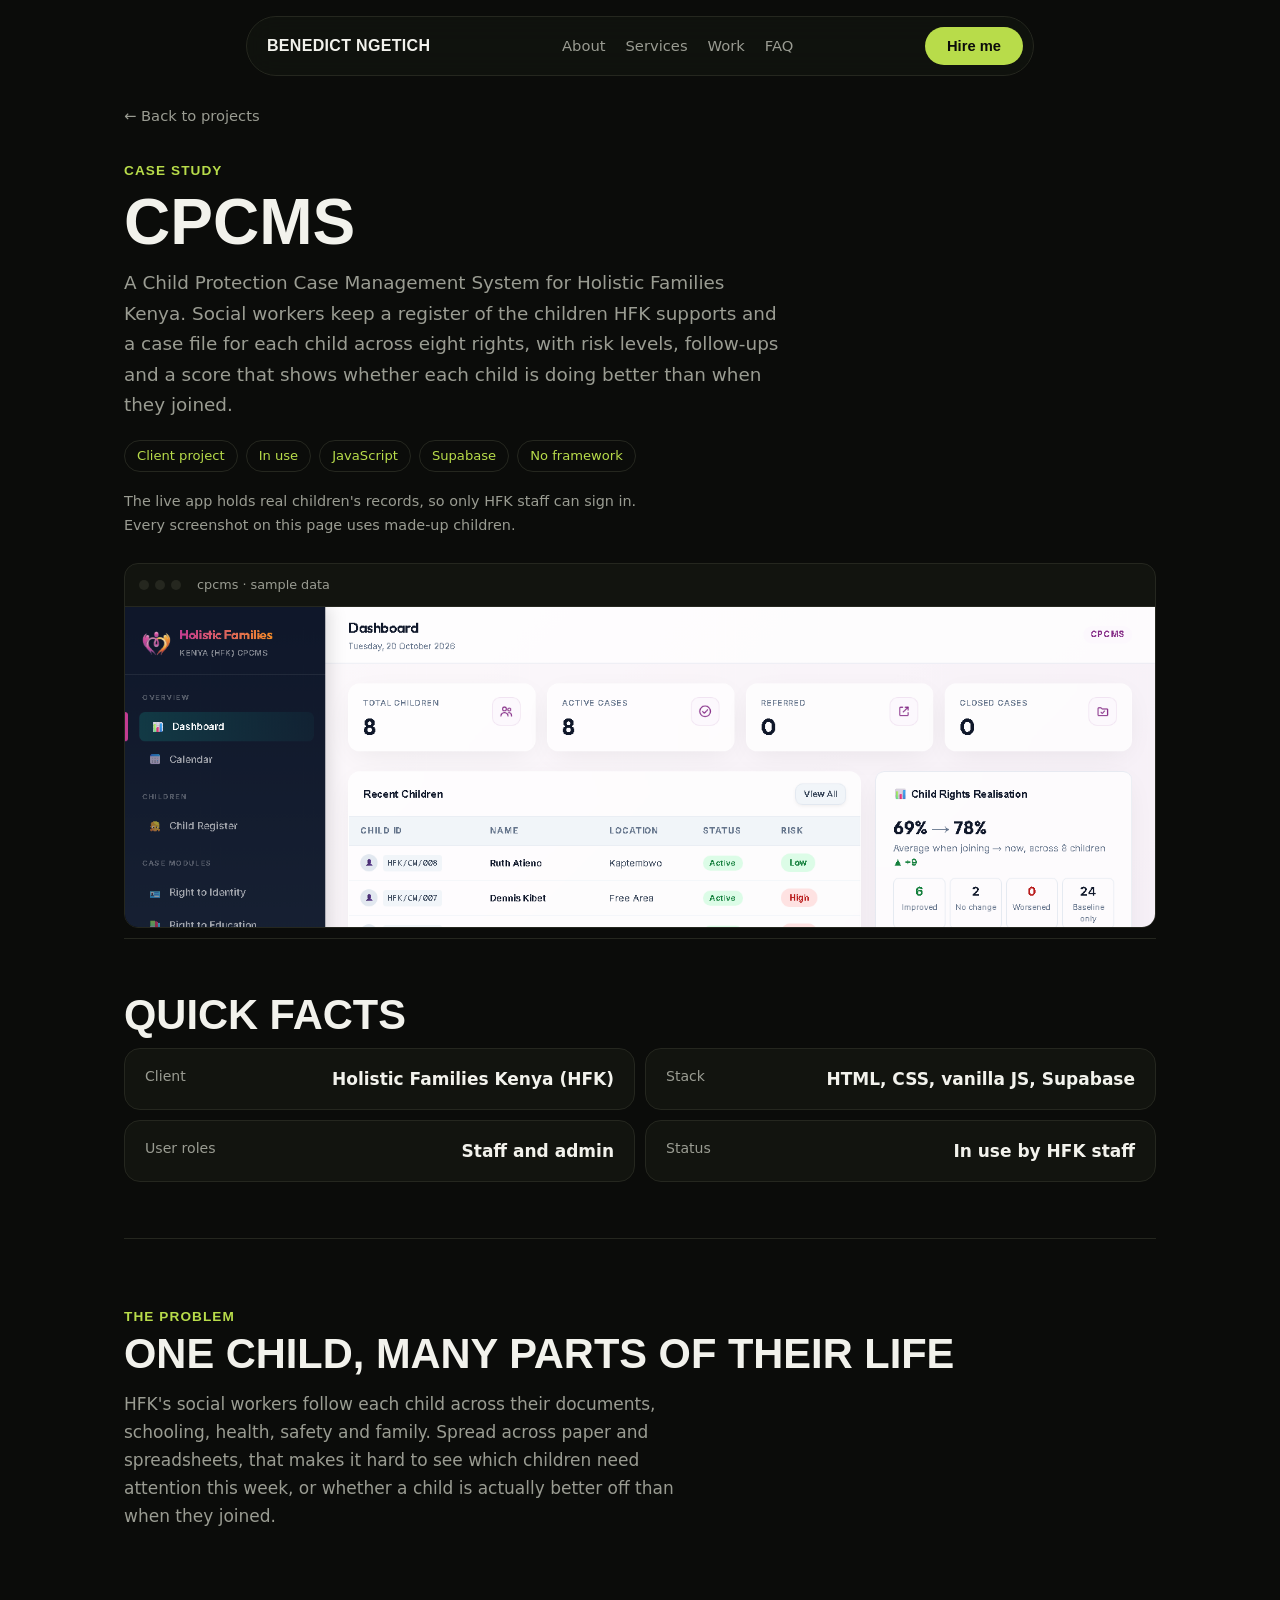
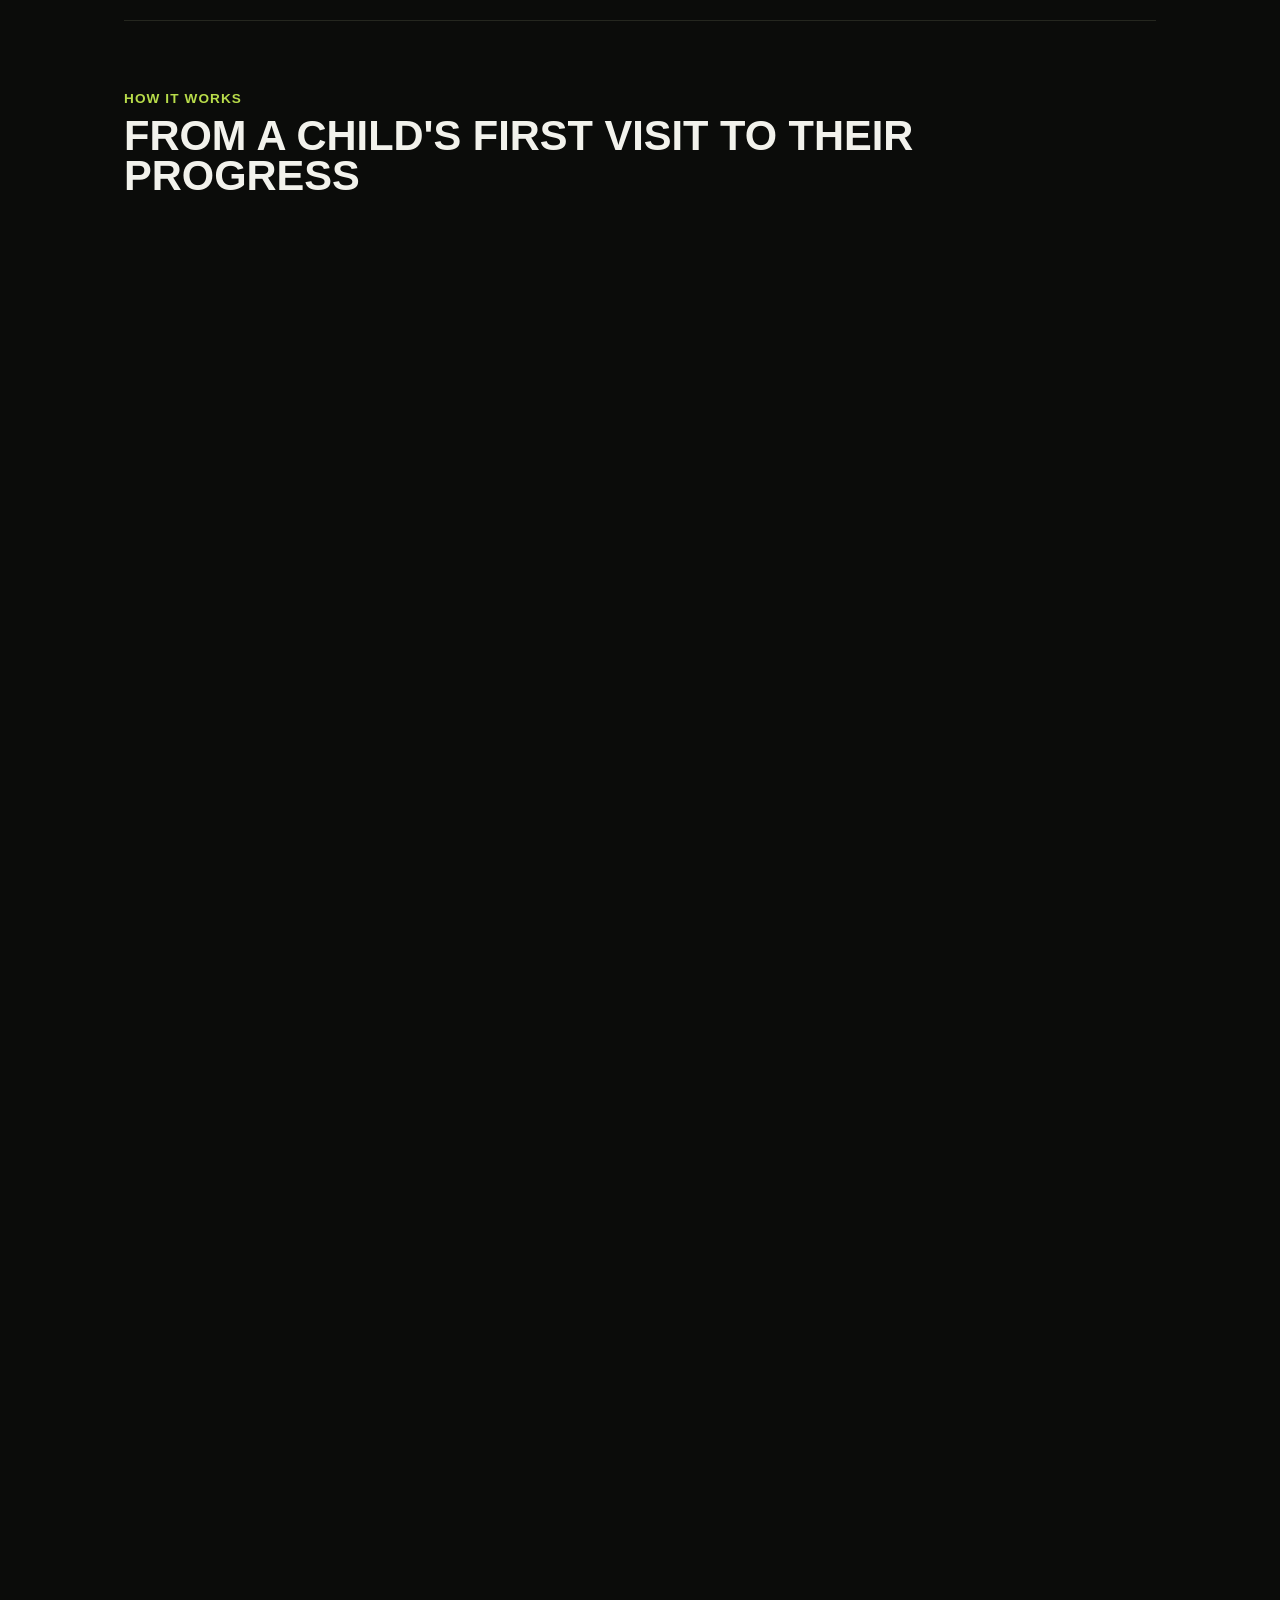
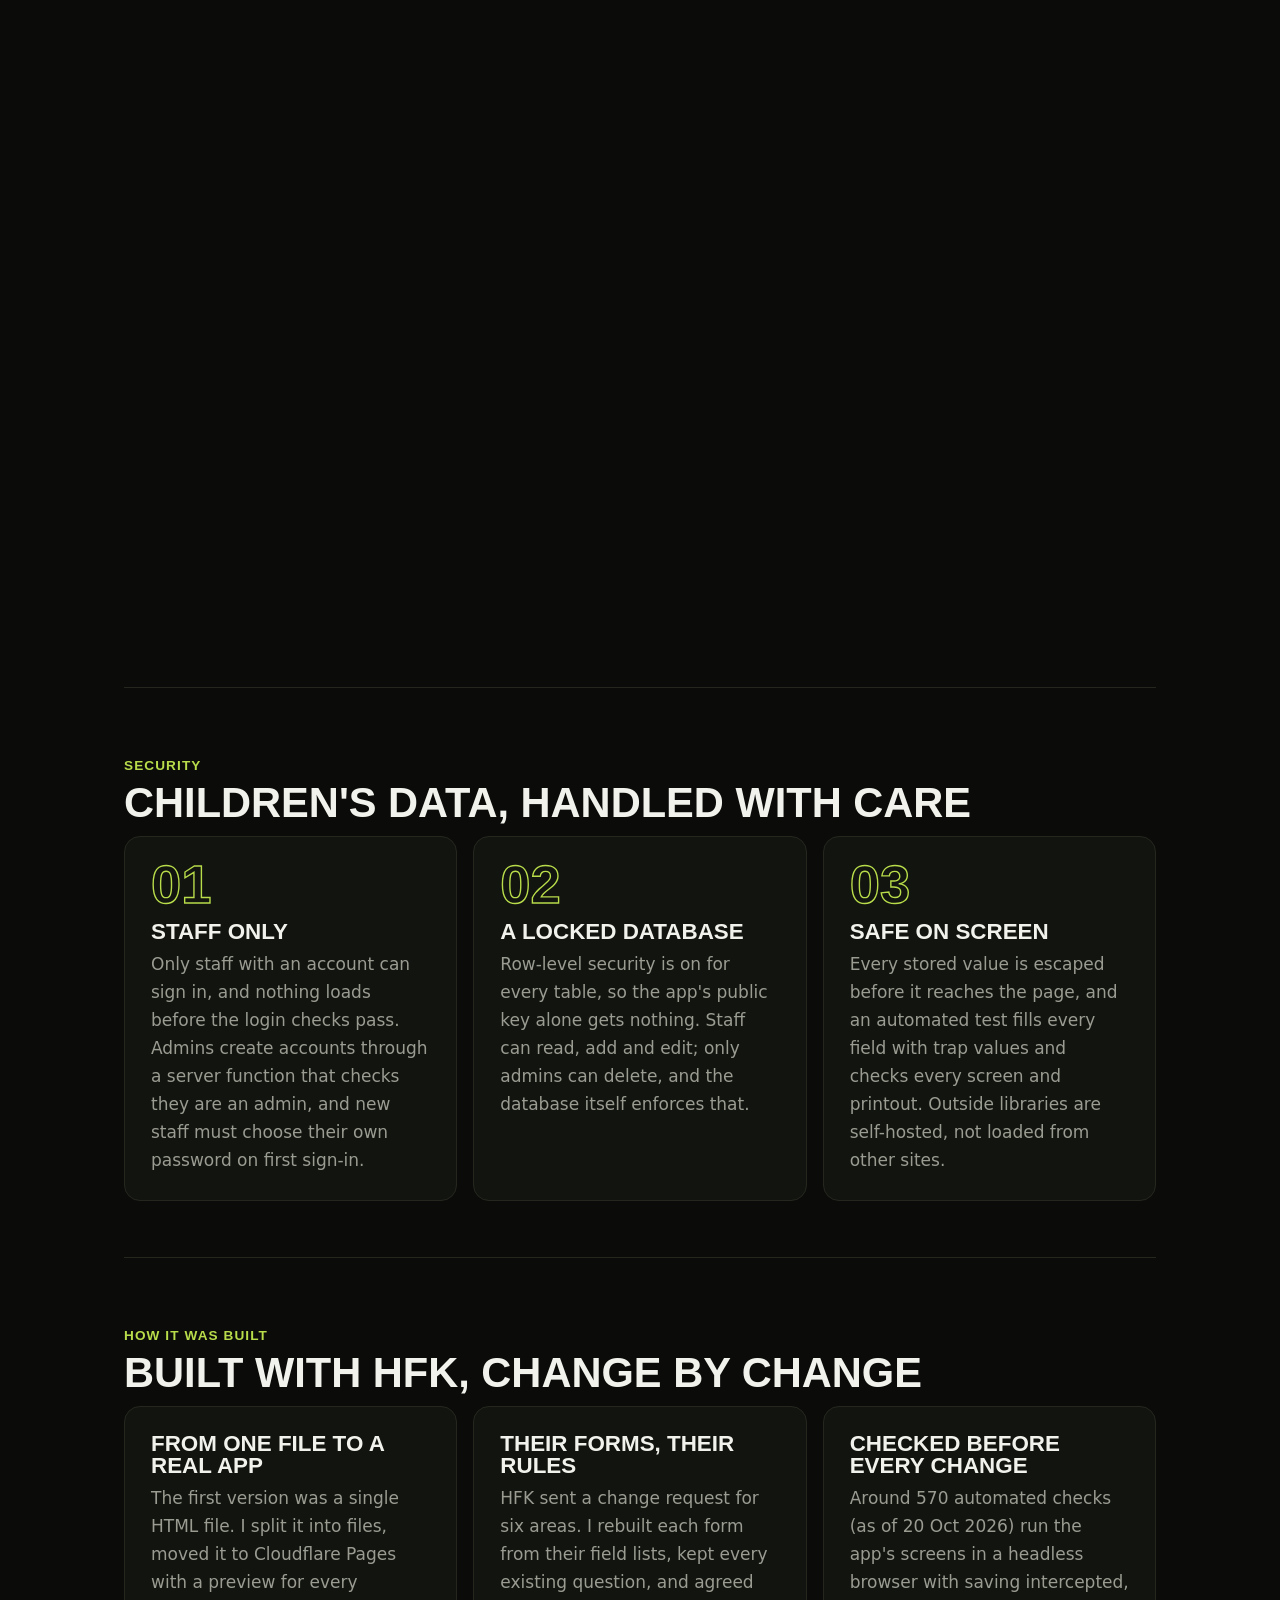
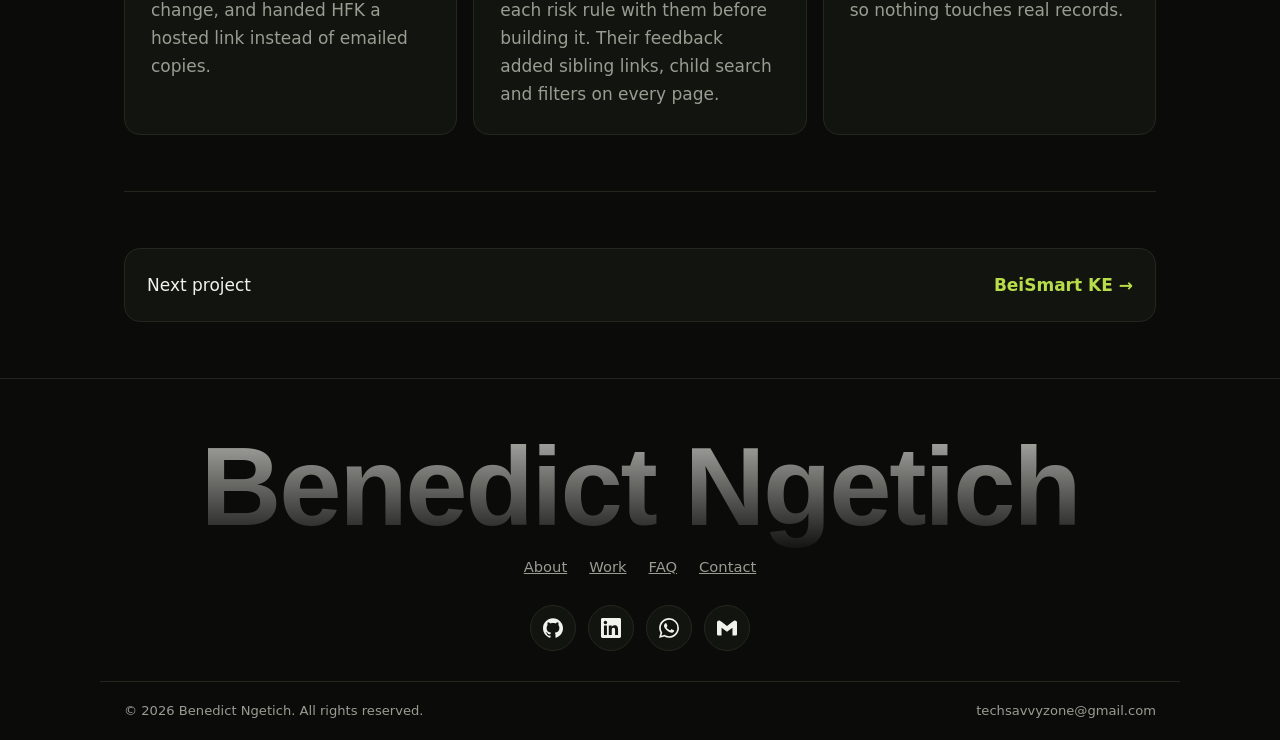
<file: case-cpcms.html>
<!DOCTYPE html>
<html lang="en">
<head>
<meta charset="utf-8">
<meta name="viewport" content="width=device-width, initial-scale=1">
<meta http-equiv="Content-Security-Policy" content="default-src 'self'; script-src 'self' 'sha256-PtdI6/36DhPdMEgjNWV5ExIEqFovVcjUHPeOyApfBhs=' https://gc.zgo.at; style-src 'self' https://fonts.googleapis.com; font-src https://fonts.gstatic.com; img-src 'self' data: https://benvog.goatcounter.com; media-src 'self'; connect-src https://formspree.io https://benvog.goatcounter.com; form-action https://formspree.io; base-uri 'self'; object-src 'none'">
<meta name="description" content="A case management app for Holistic Families Kenya: a register of the children they support, a case file per child across eight rights, risk levels, follow-ups and a score that shows each child's progress.">
<meta name="theme-color" content="#0b0c0a">
<meta property="og:type" content="website">
<meta property="og:title" content="CPCMS — Case Study | Benedict Ngetich">
<meta property="og:description" content="A case management app for Holistic Families Kenya: a register of the children they support, a case file per child across eight rights, risk levels, follow-ups and a score that shows each child's progress.">
<meta property="og:url" content="https://benvog.github.io/case-cpcms.html">
<meta property="og:image" content="https://benvog.github.io/assets/cpcms-dashboard.png">
<meta property="og:image:width" content="1440">
<meta property="og:image:height" content="900">
<meta property="og:image:alt" content="CPCMS dashboard with sample children, risk levels, rights progress and follow-ups due soon">
<link rel="icon" href="assets/favicon.svg" type="image/svg+xml">
<title>CPCMS — Case Study | Benedict Ngetich</title>
<script>document.documentElement.className='js'</script>
<link rel="preconnect" href="https://fonts.googleapis.com">
<link rel="preconnect" href="https://fonts.gstatic.com" crossorigin>
<link href="https://fonts.googleapis.com/css2?family=Barlow+Condensed:wght@700;800&family=DM+Sans:wght@400;500;600&family=Instrument+Serif:ital@1&display=swap" rel="stylesheet">
<link rel="stylesheet" href="styles.css">
</head>
<body>
<a class="skip" href="#main">Skip to content</a>

<div class="nav">
<div class="pillnav">
<span class="brand">Benedict Ngetich</span>
<nav aria-label="Sections"><a href="index.html#about">About</a><a href="index.html#services">Services</a><a href="index.html#work">Work</a><a href="index.html#faq">FAQ</a></nav>
<a class="btn" href="index.html#contact">Hire me</a>
</div>
</div>

<div class="wrap" id="main">
<a class="backlink" href="index.html#work">&larr; Back to projects</a>

<header class="case-hero">
<p class="eyebrow">Case study</p>
<h1>CPCMS</h1>
<p class="tagline">A Child Protection Case Management System for Holistic Families Kenya. Social workers keep a register of the children HFK supports and a case file for each child across eight rights, with risk levels, follow-ups and a score that shows whether each child is doing better than when they joined.</p>
<div class="case-tags"><span>Client project</span><span>In use</span><span>JavaScript</span><span>Supabase</span><span>No framework</span></div>
<div class="demo-cta">
<p>The live app holds real children's records, so only HFK staff can sign in. Every screenshot on this page uses made-up children.</p>
</div>
<div class="case-hero-img frame">
<div class="bar"><i></i><i></i><i></i><span>cpcms · sample data</span></div>
<div class="view"><div class="inner"><img src="assets/cpcms-dashboard.png" alt="CPCMS dashboard with sample children, risk levels, rights progress and follow-ups due soon" width="1440" height="900"></div></div>
</div>
</header>

<section>
<h2>Quick facts</h2>
<div class="quickfacts">
<div class="card"><span>Client</span><span>Holistic Families Kenya (HFK)</span></div>
<div class="card"><span>Stack</span><span>HTML, CSS, vanilla JS, Supabase</span></div>
<div class="card"><span>User roles</span><span>Staff and admin</span></div>
<div class="card"><span>Status</span><span>In use by HFK staff</span></div>
</div>
</section>

<section>
<p class="eyebrow">The problem</p>
<h2>One child, many parts of their life</h2>
<p class="lede">HFK's social workers follow each child across their documents, schooling, health, safety and family. Spread across paper and spreadsheets, that makes it hard to see which children need attention this week, or whether a child is actually better off than when they joined.</p>
</section>

<section>
<p class="eyebrow">How it works</p>
<h2>From a child's first visit to their progress</h2>

<div class="feat rv">
<div>
<h3>A baseline, then progress</h3>
<p>Each child has a case file per right: Identity, Education, Health, Protection, Inclusion, Family Care and Participation, plus Referrals. The first record for a right is the child's baseline. Later ones are progress records that ask what changed since the last review and what the child still needs.</p>
<p>Every record gets a risk level (Low, Medium, High or Critical) from rules agreed with HFK. The profile compares each right's baseline with its latest record and turns that into a score, so "is this child doing better?" has a clear answer.</p>
</div>
<figure class="shot"><img src="assets/cpcms-profile-progress.png" alt="A sample child's Baseline and Progress tab: joined at 50%, now 88%, with three rights improved" width="1440" height="900" loading="lazy"></figure>
</div>

<div class="feat rv">
<div>
<h3>A register you can search</h3>
<p>The Child Register lists every child with their status and overall risk, the highest across their latest records. It can be searched, filtered by status, social worker or location, and exported to Excel, CSV or PDF.</p>
<p>Children already on spreadsheets come in through an Excel import that matches columns by heading and shows a summary before anything is saved. Siblings are linked, so they share one Family Care record.</p>
</div>
<figure class="shot"><img src="assets/cpcms-register.png" alt="Child Register with eight sample children, their status and risk level" width="1440" height="900" loading="lazy"></figure>
</div>

<div class="feat rv">
<div>
<h3>Follow-ups that don't slip</h3>
<p>Each record ends with HFK's own response block: what support is needed, what was done, and when to follow up. Those dates land on one calendar and in the dashboard's "due soon" list, coloured by right.</p>
</div>
<figure class="shot"><img src="assets/cpcms-calendar.png" alt="October calendar with sample follow-ups for health and education" width="1440" height="900" loading="lazy"></figure>
</div>

<div class="feat rv">
<div>
<h3>Works on a phone</h3>
<p>Social workers aren't always at a desk. On a phone the sidebar becomes a menu, wide tables scroll on their own, and the calendar adds a list of the month's follow-ups.</p>
</div>
<figure class="shot phone"><img src="assets/cpcms-phone-profile.png" alt="A sample child's profile on a phone, with the menu button and the Baseline and Progress tab" width="390" height="844" loading="lazy"></figure>
</div>
</section>

<section>
<p class="eyebrow">Security</p>
<h2>Children's data, handled with care</h2>
<div class="steps">
<div class="card step"><span class="num">01</span><h3>Staff only</h3><p>Only staff with an account can sign in, and nothing loads before the login checks pass. Admins create accounts through a server function that checks they are an admin, and new staff must choose their own password on first sign-in.</p></div>
<div class="card step"><span class="num">02</span><h3>A locked database</h3><p>Row-level security is on for every table, so the app's public key alone gets nothing. Staff can read, add and edit; only admins can delete, and the database itself enforces that.</p></div>
<div class="card step"><span class="num">03</span><h3>Safe on screen</h3><p>Every stored value is escaped before it reaches the page, and an automated test fills every field with trap values and checks every screen and printout. Outside libraries are self-hosted, not loaded from other sites.</p></div>
</div>
</section>

<section>
<p class="eyebrow">How it was built</p>
<h2>Built with HFK, change by change</h2>
<div class="steps">
<div class="card step"><h3>From one file to a real app</h3><p>The first version was a single HTML file. I split it into files, moved it to Cloudflare Pages with a preview for every change, and handed HFK a hosted link instead of emailed copies.</p></div>
<div class="card step"><h3>Their forms, their rules</h3><p>HFK sent a change request for six areas. I rebuilt each form from their field lists, kept every existing question, and agreed each risk rule with them before building it. Their feedback added sibling links, child search and filters on every page.</p></div>
<div class="card step"><h3>Checked before every change</h3><p>Around 570 automated checks (as of 20 Oct 2026) run the app's screens in a headless browser with saving intercepted, so nothing touches real records.</p></div>
</div>
</section>

<section>
<div class="nextproj card">
<span>Next project</span>
<a href="case-beismart.html">BeiSmart KE →</a>
</div>
</section>

</div>

<footer>
<div class="footer-name">Benedict Ngetich</div>
<div class="footer-links">
<a href="index.html#about">About</a><a href="index.html#work">Work</a><a href="index.html#faq">FAQ</a><a href="index.html#contact">Contact</a>
</div>
<div class="socials">
<a href="https://github.com/Benvog" target="_blank" rel="noopener" aria-label="GitHub" title="GitHub"><svg viewBox="0 0 24 24" aria-hidden="true" focusable="false"><path d="M12 .297c-6.63 0-12 5.373-12 12 0 5.303 3.438 9.8 8.205 11.385.6.113.82-.258.82-.577 0-.285-.01-1.04-.015-2.04-3.338.724-4.042-1.61-4.042-1.61C4.422 18.07 3.633 17.7 3.633 17.7c-1.087-.744.084-.729.084-.729 1.205.084 1.838 1.236 1.838 1.236 1.07 1.835 2.809 1.305 3.495.998.108-.776.417-1.305.76-1.605-2.665-.3-5.466-1.332-5.466-5.93 0-1.31.465-2.38 1.235-3.22-.135-.303-.54-1.523.105-3.176 0 0 1.005-.322 3.3 1.23.96-.267 1.98-.399 3-.405 1.02.006 2.04.138 3 .405 2.28-1.552 3.285-1.23 3.285-1.23.645 1.653.24 2.873.12 3.176.765.84 1.23 1.91 1.23 3.22 0 4.61-2.805 5.625-5.475 5.92.42.36.81 1.096.81 2.22 0 1.606-.015 2.896-.015 3.286 0 .315.21.69.825.57C20.565 22.092 24 17.592 24 12.297c0-6.627-5.373-12-12-12"/></svg></a>
<a href="https://www.linkedin.com/in/benedict-kipkorir-vogue" target="_blank" rel="noopener" aria-label="LinkedIn" title="LinkedIn"><svg viewBox="0 0 24 24" aria-hidden="true" focusable="false"><path d="M20.447 20.452h-3.554v-5.569c0-1.328-.027-3.037-1.852-3.037-1.853 0-2.136 1.445-2.136 2.939v5.667H9.351V9h3.414v1.561h.046c.477-.9 1.637-1.85 3.37-1.85 3.601 0 4.267 2.37 4.267 5.455v6.286zM5.337 7.433c-1.144 0-2.063-.926-2.063-2.065 0-1.138.92-2.063 2.063-2.063 1.14 0 2.064.925 2.064 2.063 0 1.139-.925 2.065-2.064 2.065zm1.782 13.019H3.555V9h3.564v11.452zM22.225 0H1.771C.792 0 0 .774 0 1.729v20.542C0 23.227.792 24 1.771 24h20.451C23.2 24 24 23.227 24 22.271V1.729C24 .774 23.2 0 22.222 0h.003z"/></svg></a>
<a href="https://wa.me/254748311310" target="_blank" rel="noopener" aria-label="WhatsApp" title="WhatsApp"><svg viewBox="0 0 24 24" aria-hidden="true" focusable="false"><path d="M17.472 14.382c-.297-.149-1.758-.867-2.03-.967-.273-.099-.471-.148-.67.15-.197.297-.767.966-.94 1.164-.173.199-.347.223-.644.075-.297-.15-1.255-.463-2.39-1.475-.883-.788-1.48-1.761-1.653-2.059-.173-.297-.018-.458.13-.606.134-.133.298-.347.446-.52.149-.174.198-.298.298-.497.099-.198.05-.371-.025-.52-.075-.149-.669-1.612-.916-2.207-.242-.579-.487-.5-.669-.51-.173-.008-.371-.01-.57-.01-.198 0-.52.074-.792.372-.272.297-1.04 1.016-1.04 2.479 0 1.462 1.065 2.875 1.213 3.074.149.198 2.096 3.2 5.077 4.487.709.306 1.262.489 1.694.625.712.227 1.36.195 1.871.118.571-.085 1.758-.719 2.006-1.413.248-.694.248-1.289.173-1.413-.074-.124-.272-.198-.57-.347m-5.421 7.403h-.004a9.87 9.87 0 01-5.031-1.378l-.361-.214-3.741.982.998-3.648-.235-.374a9.86 9.86 0 01-1.51-5.26c.001-5.45 4.436-9.884 9.888-9.884 2.64 0 5.122 1.03 6.988 2.898a9.825 9.825 0 012.893 6.994c-.003 5.45-4.437 9.884-9.885 9.884m8.413-18.297A11.815 11.815 0 0012.05 0C5.495 0 .16 5.335.157 11.892c0 2.096.547 4.142 1.588 5.945L.057 24l6.305-1.654a11.882 11.882 0 005.683 1.448h.005c6.554 0 11.89-5.335 11.893-11.893a11.821 11.821 0 00-3.48-8.413Z"/></svg></a>
<a href="mailto:techsavvyzone@gmail.com" aria-label="Email" title="Email"><svg viewBox="0 0 24 24" aria-hidden="true" focusable="false"><path d="M24 5.457v13.909c0 .904-.732 1.636-1.636 1.636h-3.819V11.73L12 16.64l-6.545-4.91v9.273H1.636A1.636 1.636 0 0 1 0 19.366V5.457c0-2.023 2.309-3.178 3.927-1.964L5.455 4.64 12 9.548l6.545-4.91 1.528-1.145C21.69 2.28 24 3.434 24 5.457z"/></svg></a>
</div>
<div class="wrap footer-bottom"><span>© 2026 Benedict Ngetich. All rights reserved.</span><a href="mailto:techsavvyzone@gmail.com">techsavvyzone@gmail.com</a></div>
</footer>

<script src="script.js"></script>
<script data-goatcounter="https://benvog.goatcounter.com/count" async src="https://gc.zgo.at/count.v5.js" integrity="sha384-atnOLvQb9t+jTSipvd75X2yginT4PjVbqDdlJAmxMm+wYElFmeR6EmLP5bYeoRVQ" crossorigin="anonymous"></script>
</body>
</html>
</file>
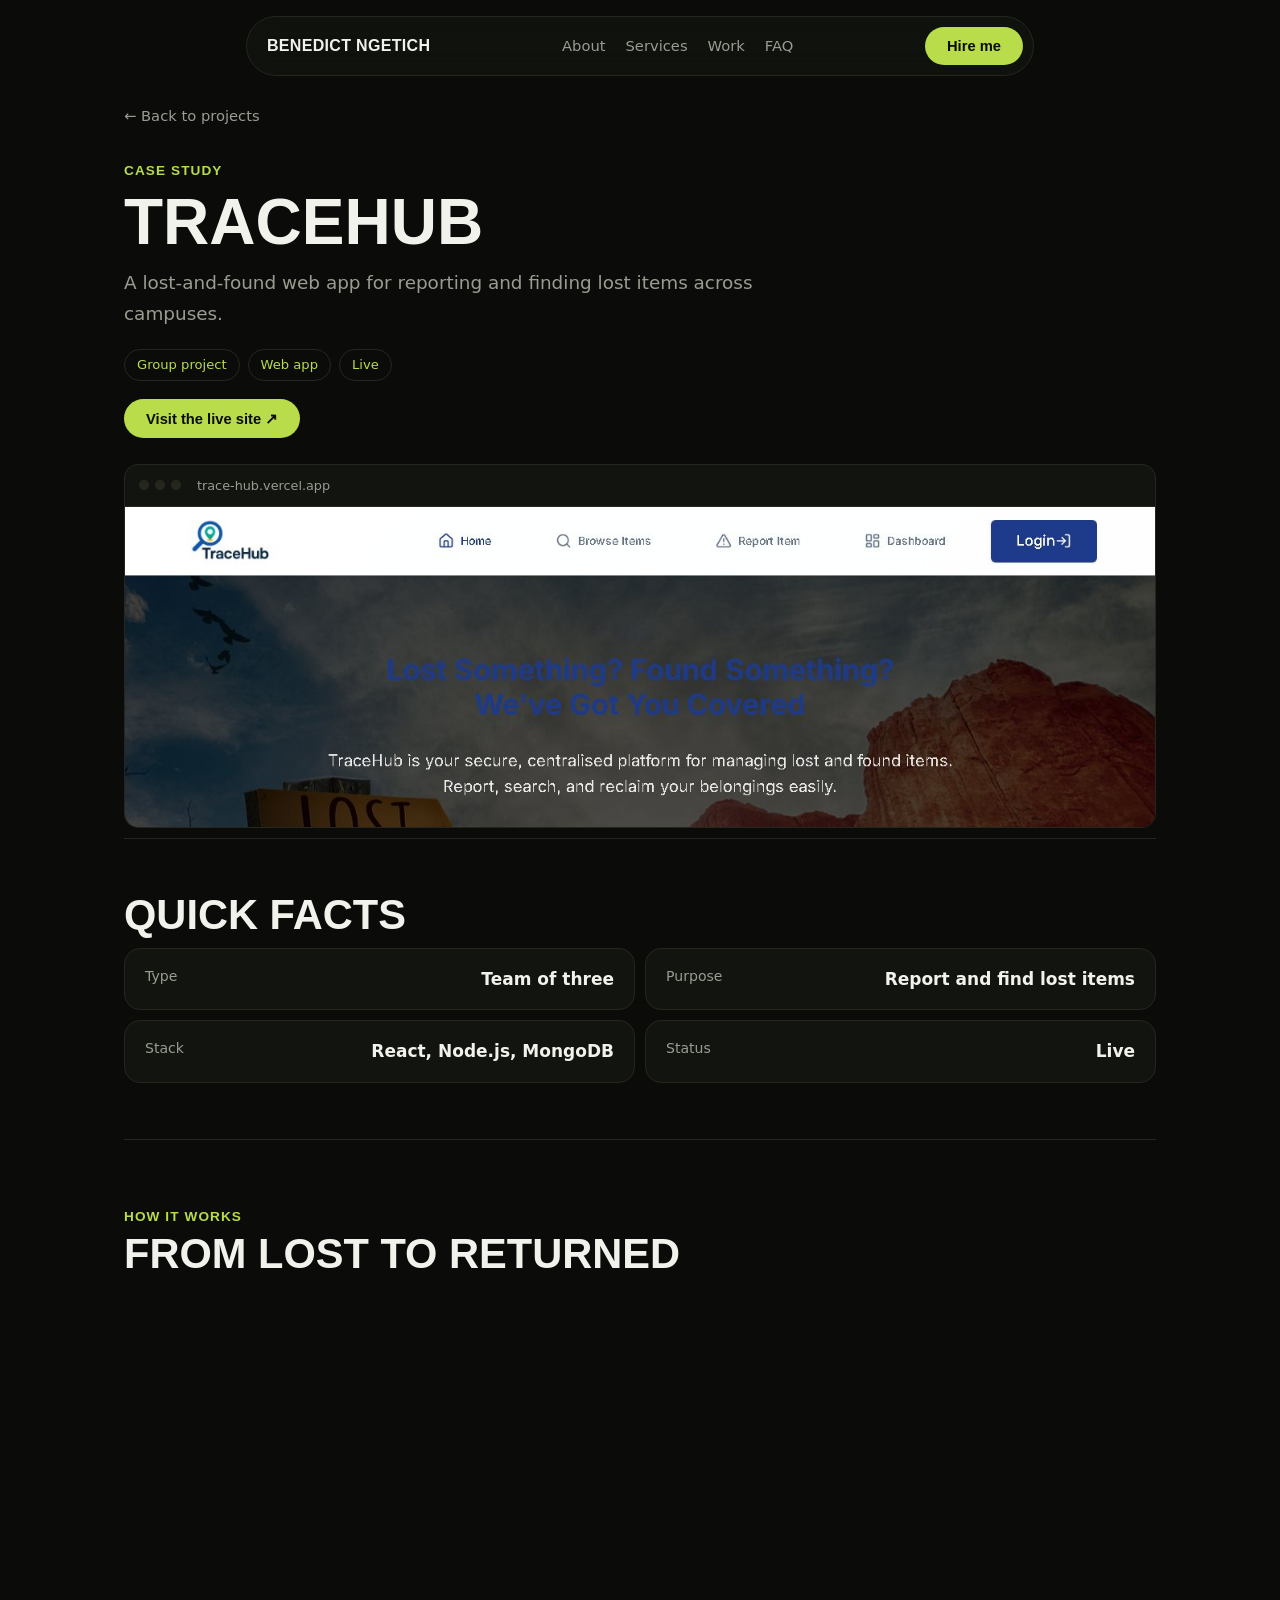
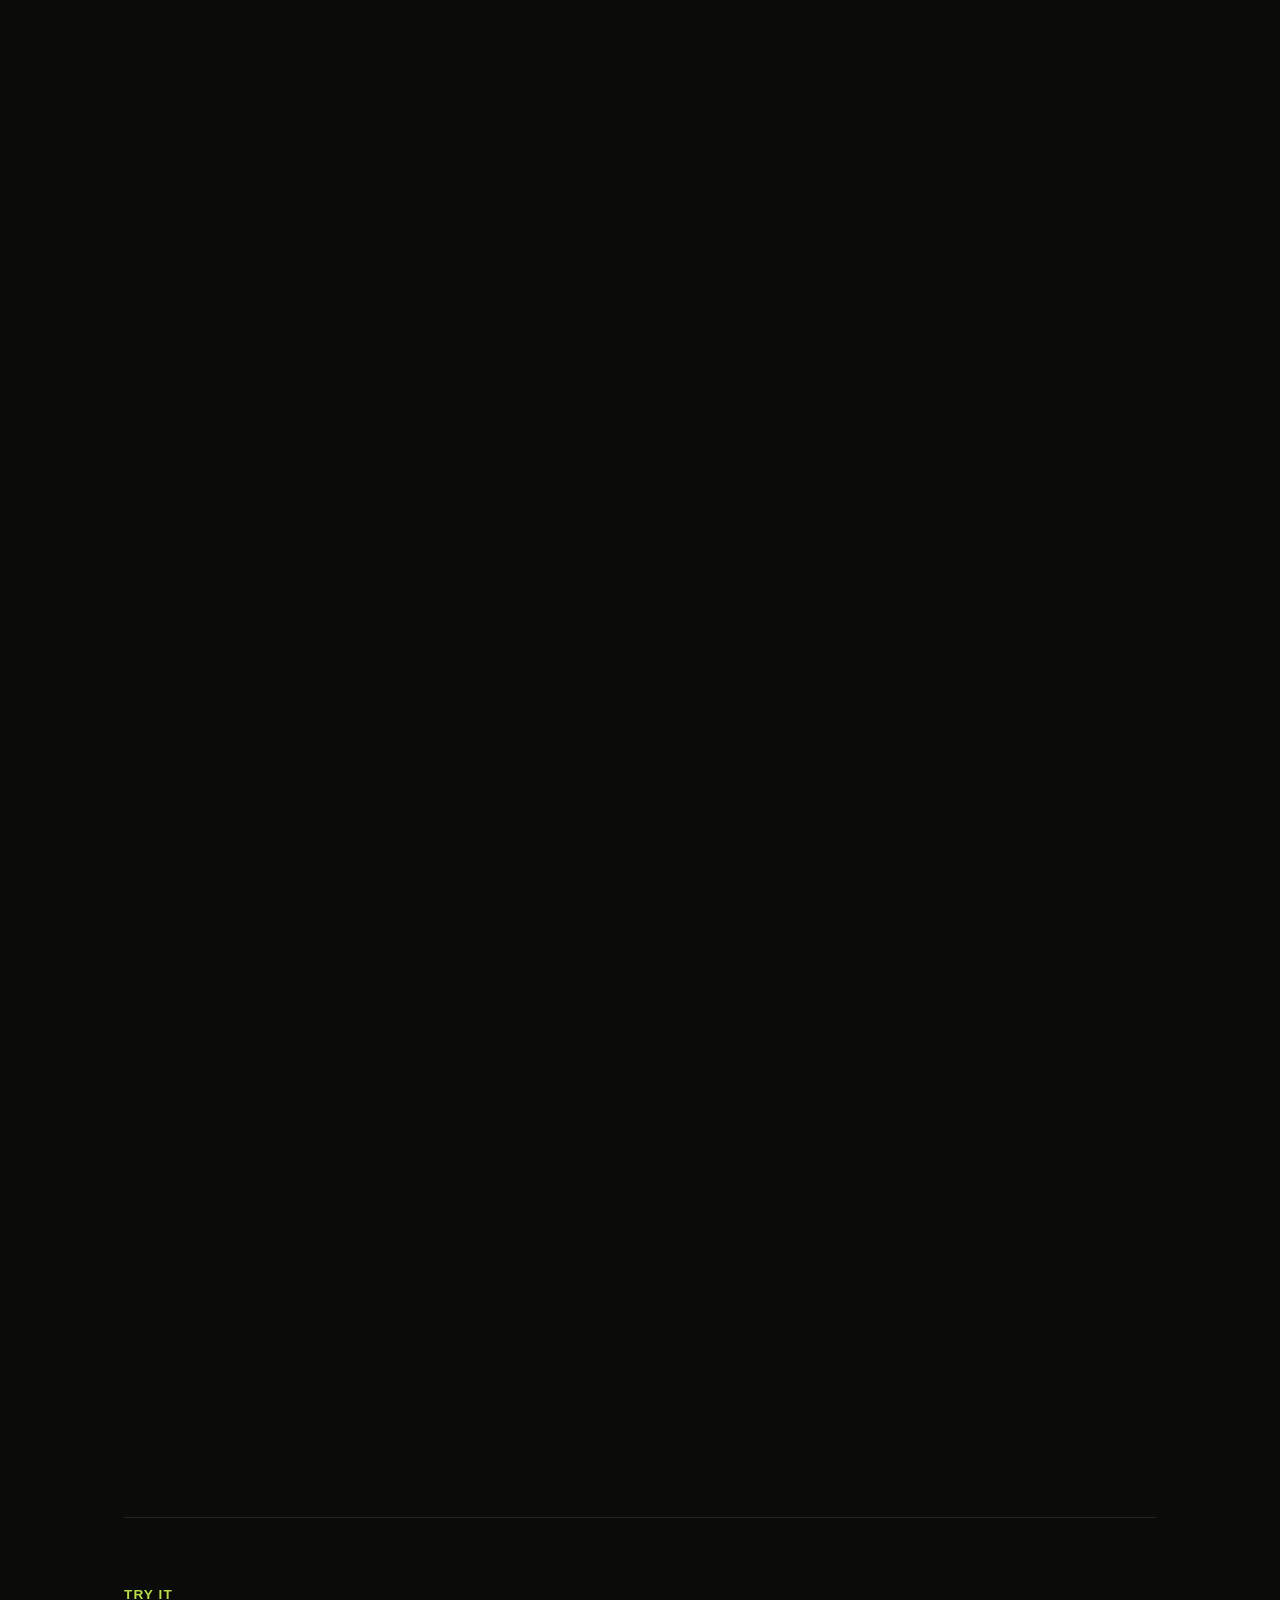
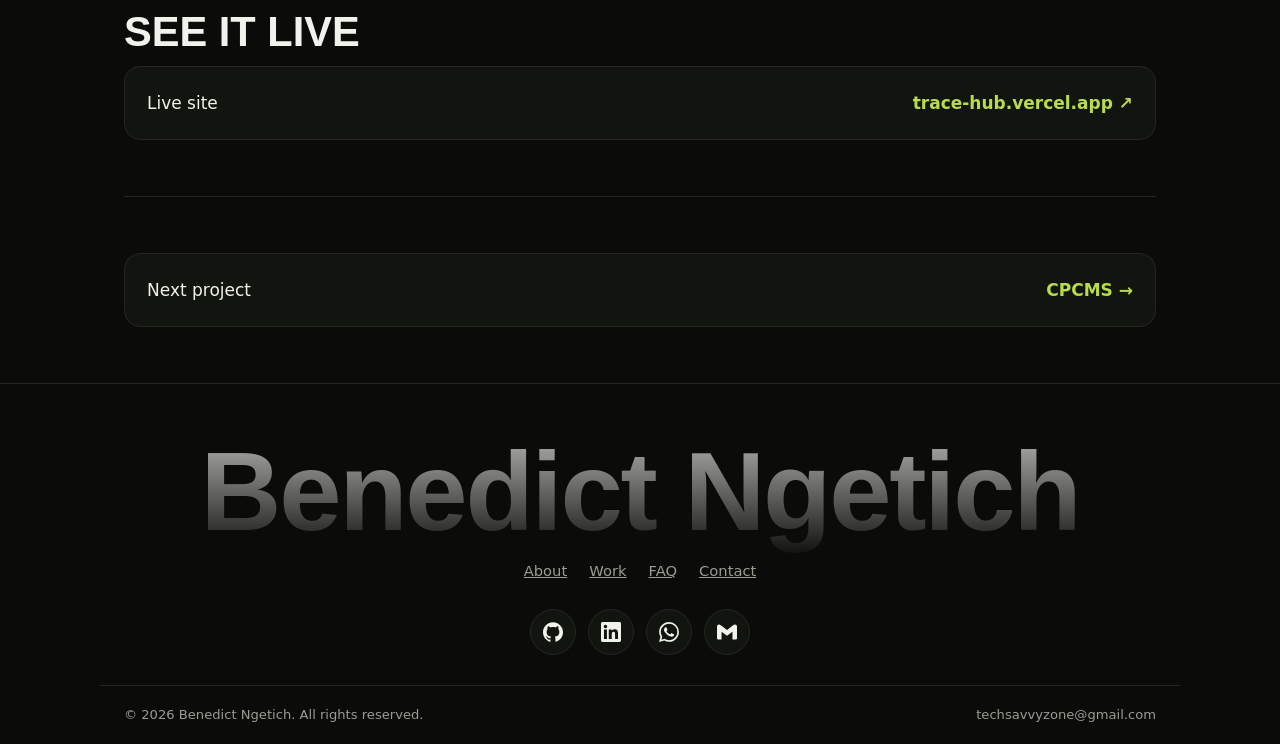
<file: case-tracehub.html>
<!DOCTYPE html>
<html lang="en">
<head>
<meta charset="utf-8">
<meta name="viewport" content="width=device-width, initial-scale=1">
<meta http-equiv="Content-Security-Policy" content="default-src 'self'; script-src 'self' 'sha256-PtdI6/36DhPdMEgjNWV5ExIEqFovVcjUHPeOyApfBhs=' https://gc.zgo.at; style-src 'self' https://fonts.googleapis.com; font-src https://fonts.gstatic.com; img-src 'self' data: https://benvog.goatcounter.com; media-src 'self'; connect-src https://formspree.io https://benvog.goatcounter.com; form-action https://formspree.io; base-uri 'self'; object-src 'none'">
<meta name="description" content="A lost-and-found web app for reporting and finding lost items across campuses.">
<meta name="theme-color" content="#0b0c0a">
<meta property="og:type" content="website">
<meta property="og:title" content="TraceHub — Case Study | Benedict Ngetich">
<meta property="og:description" content="A lost-and-found web app for reporting and finding lost items across campuses.">
<meta property="og:url" content="https://benvog.github.io/case-tracehub.html">
<meta property="og:image" content="https://benvog.github.io/assets/tracehub-home.jpg">
<meta property="og:image:width" content="1280">
<meta property="og:image:height" content="800">
<meta property="og:image:alt" content="TraceHub home page: a lost-and-found hero with buttons to report or browse items">
<link rel="icon" href="assets/favicon.svg" type="image/svg+xml">
<title>TraceHub — Case Study | Benedict Ngetich</title>
<script>document.documentElement.className='js'</script>
<link rel="preconnect" href="https://fonts.googleapis.com">
<link rel="preconnect" href="https://fonts.gstatic.com" crossorigin>
<link href="https://fonts.googleapis.com/css2?family=Barlow+Condensed:wght@700;800&family=DM+Sans:wght@400;500;600&family=Instrument+Serif:ital@1&display=swap" rel="stylesheet">
<link rel="stylesheet" href="styles.css">
</head>
<body>
<a class="skip" href="#main">Skip to content</a>

<div class="nav">
<div class="pillnav">
<span class="brand">Benedict Ngetich</span>
<nav aria-label="Sections"><a href="index.html#about">About</a><a href="index.html#services">Services</a><a href="index.html#work">Work</a><a href="index.html#faq">FAQ</a></nav>
<a class="btn" href="index.html#contact">Hire me</a>
</div>
</div>

<div class="wrap" id="main">
<a class="backlink" href="index.html#work">&larr; Back to projects</a>

<header class="case-hero">
<p class="eyebrow">Case study</p>
<h1>TraceHub</h1>
<p class="tagline">A lost-and-found web app for reporting and finding lost items across campuses.</p>
<div class="case-tags"><span>Group project</span><span>Web app</span><span>Live</span></div>
<div class="demo-cta">
<a class="btn" href="https://trace-hub.vercel.app/" target="_blank" rel="noopener">Visit the live site ↗</a>
</div>
<div class="case-hero-img frame">
<div class="bar"><i></i><i></i><i></i><span>trace-hub.vercel.app</span></div>
<div class="view"><div class="inner"><img src="assets/tracehub-home.jpg" alt="TraceHub home page: a lost-and-found hero with buttons to report or browse items" width="1280" height="800"></div></div>
</div>
</header>

<section>
<h2>Quick facts</h2>
<div class="quickfacts">
<div class="card"><span>Type</span><span>Team of three</span></div>
<div class="card"><span>Purpose</span><span>Report and find lost items</span></div>
<div class="card"><span>Stack</span><span>React, Node.js, MongoDB</span></div>
<div class="card"><span>Status</span><span>Live</span></div>
</div>
</section>

<section>
<p class="eyebrow">How it works</p>
<h2>From lost to returned</h2>

<div class="feat rv">
<div>
<h3>Browse what's been handed in</h3>
<p>Students sign up with their university email and can then browse every open report, filtered by category, building and status or searched by keyword.</p>
<p>Each card shows where and when the item turned up, with a button to claim it.</p>
</div>
<figure class="shot tall"><img src="assets/tracehub-browse.png" alt="Browse page with filters and a grid of lost and found items" width="1280" height="1919" loading="lazy"></figure>
</div>

<div class="feat rv">
<div>
<h3>Report it once, get matched automatically</h3>
<p>A report records the item, category, building, date and up to three photos. The app then compares it with open reports of the opposite kind, scoring category, wording, building and date.</p>
<p>Strong matches notify the owner in the app and by email, and the matching runs again every six hours so later reports are caught too.</p>
</div>
<figure class="shot tall"><img src="assets/tracehub-report.png" alt="Report form with a lost or found toggle and an automatic matching notice" width="1280" height="2400" loading="lazy"></figure>
</div>

<div class="feat rv">
<div>
<h3>Claims checked before handover</h3>
<p>Someone claiming an item describes it and answers verification questions, with evidence if they have it. An admin approves or rejects the claim, adds notes or contacts the claimant.</p>
<p>Admins sign in on a separate page that also asks for a staff ID, and the handover is recorded against both people.</p>
</div>
<figure class="shot"><img src="assets/tracehub-claims.png" alt="Admin claim review with approve, reject, notes and contact buttons" width="1280" height="1068" loading="lazy"></figure>
</div>
</section>

<section>
<p class="eyebrow">Try it</p>
<h2>See it live</h2>
<div class="nextproj card">
<span>Live site</span>
<a href="https://trace-hub.vercel.app/" target="_blank" rel="noopener">trace-hub.vercel.app ↗</a>
</div>
</section>

<section>
<div class="nextproj card">
<span>Next project</span>
<a href="case-cpcms.html">CPCMS →</a>
</div>
</section>

</div>

<footer>
<div class="footer-name">Benedict Ngetich</div>
<div class="footer-links">
<a href="index.html#about">About</a><a href="index.html#work">Work</a><a href="index.html#faq">FAQ</a><a href="index.html#contact">Contact</a>
</div>
<div class="socials">
<a href="https://github.com/Benvog" target="_blank" rel="noopener" aria-label="GitHub" title="GitHub"><svg viewBox="0 0 24 24" aria-hidden="true" focusable="false"><path d="M12 .297c-6.63 0-12 5.373-12 12 0 5.303 3.438 9.8 8.205 11.385.6.113.82-.258.82-.577 0-.285-.01-1.04-.015-2.04-3.338.724-4.042-1.61-4.042-1.61C4.422 18.07 3.633 17.7 3.633 17.7c-1.087-.744.084-.729.084-.729 1.205.084 1.838 1.236 1.838 1.236 1.07 1.835 2.809 1.305 3.495.998.108-.776.417-1.305.76-1.605-2.665-.3-5.466-1.332-5.466-5.93 0-1.31.465-2.38 1.235-3.22-.135-.303-.54-1.523.105-3.176 0 0 1.005-.322 3.3 1.23.96-.267 1.98-.399 3-.405 1.02.006 2.04.138 3 .405 2.28-1.552 3.285-1.23 3.285-1.23.645 1.653.24 2.873.12 3.176.765.84 1.23 1.91 1.23 3.22 0 4.61-2.805 5.625-5.475 5.92.42.36.81 1.096.81 2.22 0 1.606-.015 2.896-.015 3.286 0 .315.21.69.825.57C20.565 22.092 24 17.592 24 12.297c0-6.627-5.373-12-12-12"/></svg></a>
<a href="https://www.linkedin.com/in/benedict-kipkorir-vogue" target="_blank" rel="noopener" aria-label="LinkedIn" title="LinkedIn"><svg viewBox="0 0 24 24" aria-hidden="true" focusable="false"><path d="M20.447 20.452h-3.554v-5.569c0-1.328-.027-3.037-1.852-3.037-1.853 0-2.136 1.445-2.136 2.939v5.667H9.351V9h3.414v1.561h.046c.477-.9 1.637-1.85 3.37-1.85 3.601 0 4.267 2.37 4.267 5.455v6.286zM5.337 7.433c-1.144 0-2.063-.926-2.063-2.065 0-1.138.92-2.063 2.063-2.063 1.14 0 2.064.925 2.064 2.063 0 1.139-.925 2.065-2.064 2.065zm1.782 13.019H3.555V9h3.564v11.452zM22.225 0H1.771C.792 0 0 .774 0 1.729v20.542C0 23.227.792 24 1.771 24h20.451C23.2 24 24 23.227 24 22.271V1.729C24 .774 23.2 0 22.222 0h.003z"/></svg></a>
<a href="https://wa.me/254748311310" target="_blank" rel="noopener" aria-label="WhatsApp" title="WhatsApp"><svg viewBox="0 0 24 24" aria-hidden="true" focusable="false"><path d="M17.472 14.382c-.297-.149-1.758-.867-2.03-.967-.273-.099-.471-.148-.67.15-.197.297-.767.966-.94 1.164-.173.199-.347.223-.644.075-.297-.15-1.255-.463-2.39-1.475-.883-.788-1.48-1.761-1.653-2.059-.173-.297-.018-.458.13-.606.134-.133.298-.347.446-.52.149-.174.198-.298.298-.497.099-.198.05-.371-.025-.52-.075-.149-.669-1.612-.916-2.207-.242-.579-.487-.5-.669-.51-.173-.008-.371-.01-.57-.01-.198 0-.52.074-.792.372-.272.297-1.04 1.016-1.04 2.479 0 1.462 1.065 2.875 1.213 3.074.149.198 2.096 3.2 5.077 4.487.709.306 1.262.489 1.694.625.712.227 1.36.195 1.871.118.571-.085 1.758-.719 2.006-1.413.248-.694.248-1.289.173-1.413-.074-.124-.272-.198-.57-.347m-5.421 7.403h-.004a9.87 9.87 0 01-5.031-1.378l-.361-.214-3.741.982.998-3.648-.235-.374a9.86 9.86 0 01-1.51-5.26c.001-5.45 4.436-9.884 9.888-9.884 2.64 0 5.122 1.03 6.988 2.898a9.825 9.825 0 012.893 6.994c-.003 5.45-4.437 9.884-9.885 9.884m8.413-18.297A11.815 11.815 0 0012.05 0C5.495 0 .16 5.335.157 11.892c0 2.096.547 4.142 1.588 5.945L.057 24l6.305-1.654a11.882 11.882 0 005.683 1.448h.005c6.554 0 11.89-5.335 11.893-11.893a11.821 11.821 0 00-3.48-8.413Z"/></svg></a>
<a href="mailto:techsavvyzone@gmail.com" aria-label="Email" title="Email"><svg viewBox="0 0 24 24" aria-hidden="true" focusable="false"><path d="M24 5.457v13.909c0 .904-.732 1.636-1.636 1.636h-3.819V11.73L12 16.64l-6.545-4.91v9.273H1.636A1.636 1.636 0 0 1 0 19.366V5.457c0-2.023 2.309-3.178 3.927-1.964L5.455 4.64 12 9.548l6.545-4.91 1.528-1.145C21.69 2.28 24 3.434 24 5.457z"/></svg></a>
</div>
<div class="wrap footer-bottom"><span>© 2026 Benedict Ngetich. All rights reserved.</span><a href="mailto:techsavvyzone@gmail.com">techsavvyzone@gmail.com</a></div>
</footer>

<script src="script.js"></script>
<script data-goatcounter="https://benvog.goatcounter.com/count" async src="https://gc.zgo.at/count.v5.js" integrity="sha384-atnOLvQb9t+jTSipvd75X2yginT4PjVbqDdlJAmxMm+wYElFmeR6EmLP5bYeoRVQ" crossorigin="anonymous"></script>
</body>
</html>
</file>
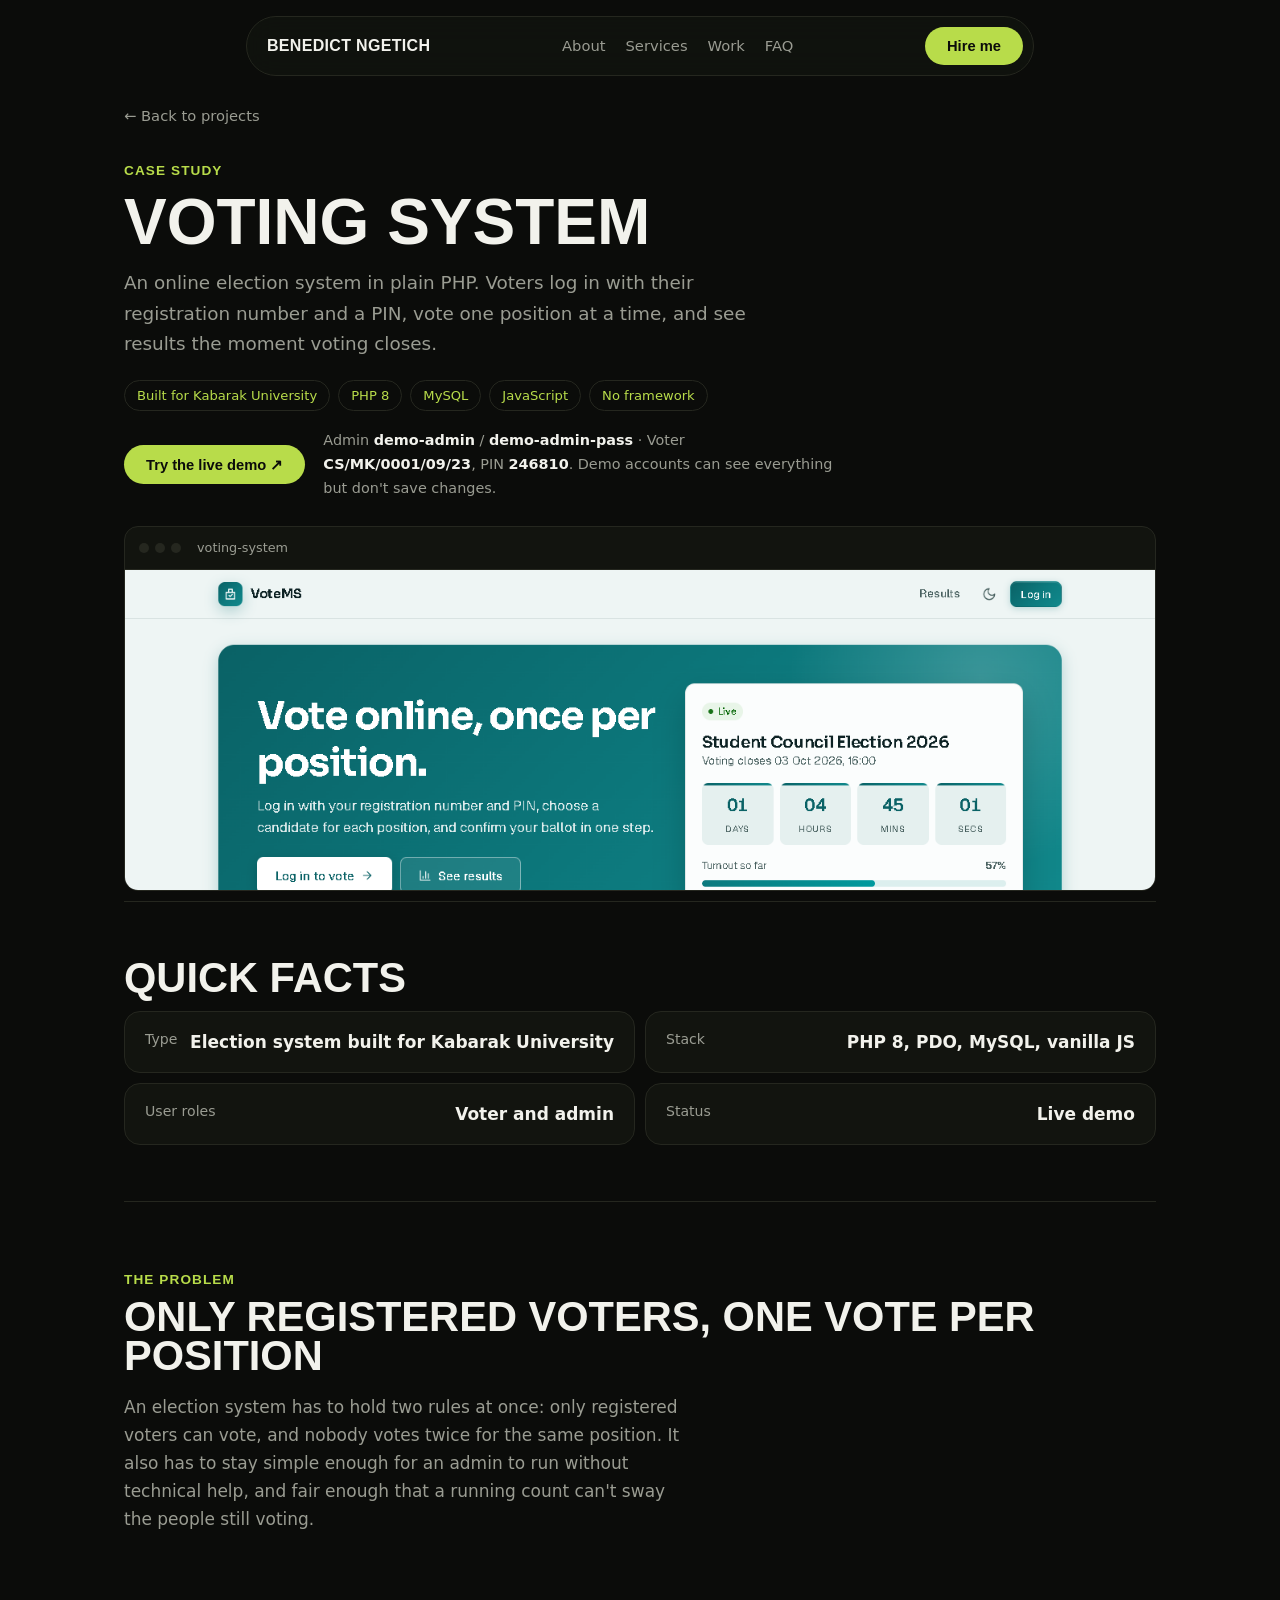
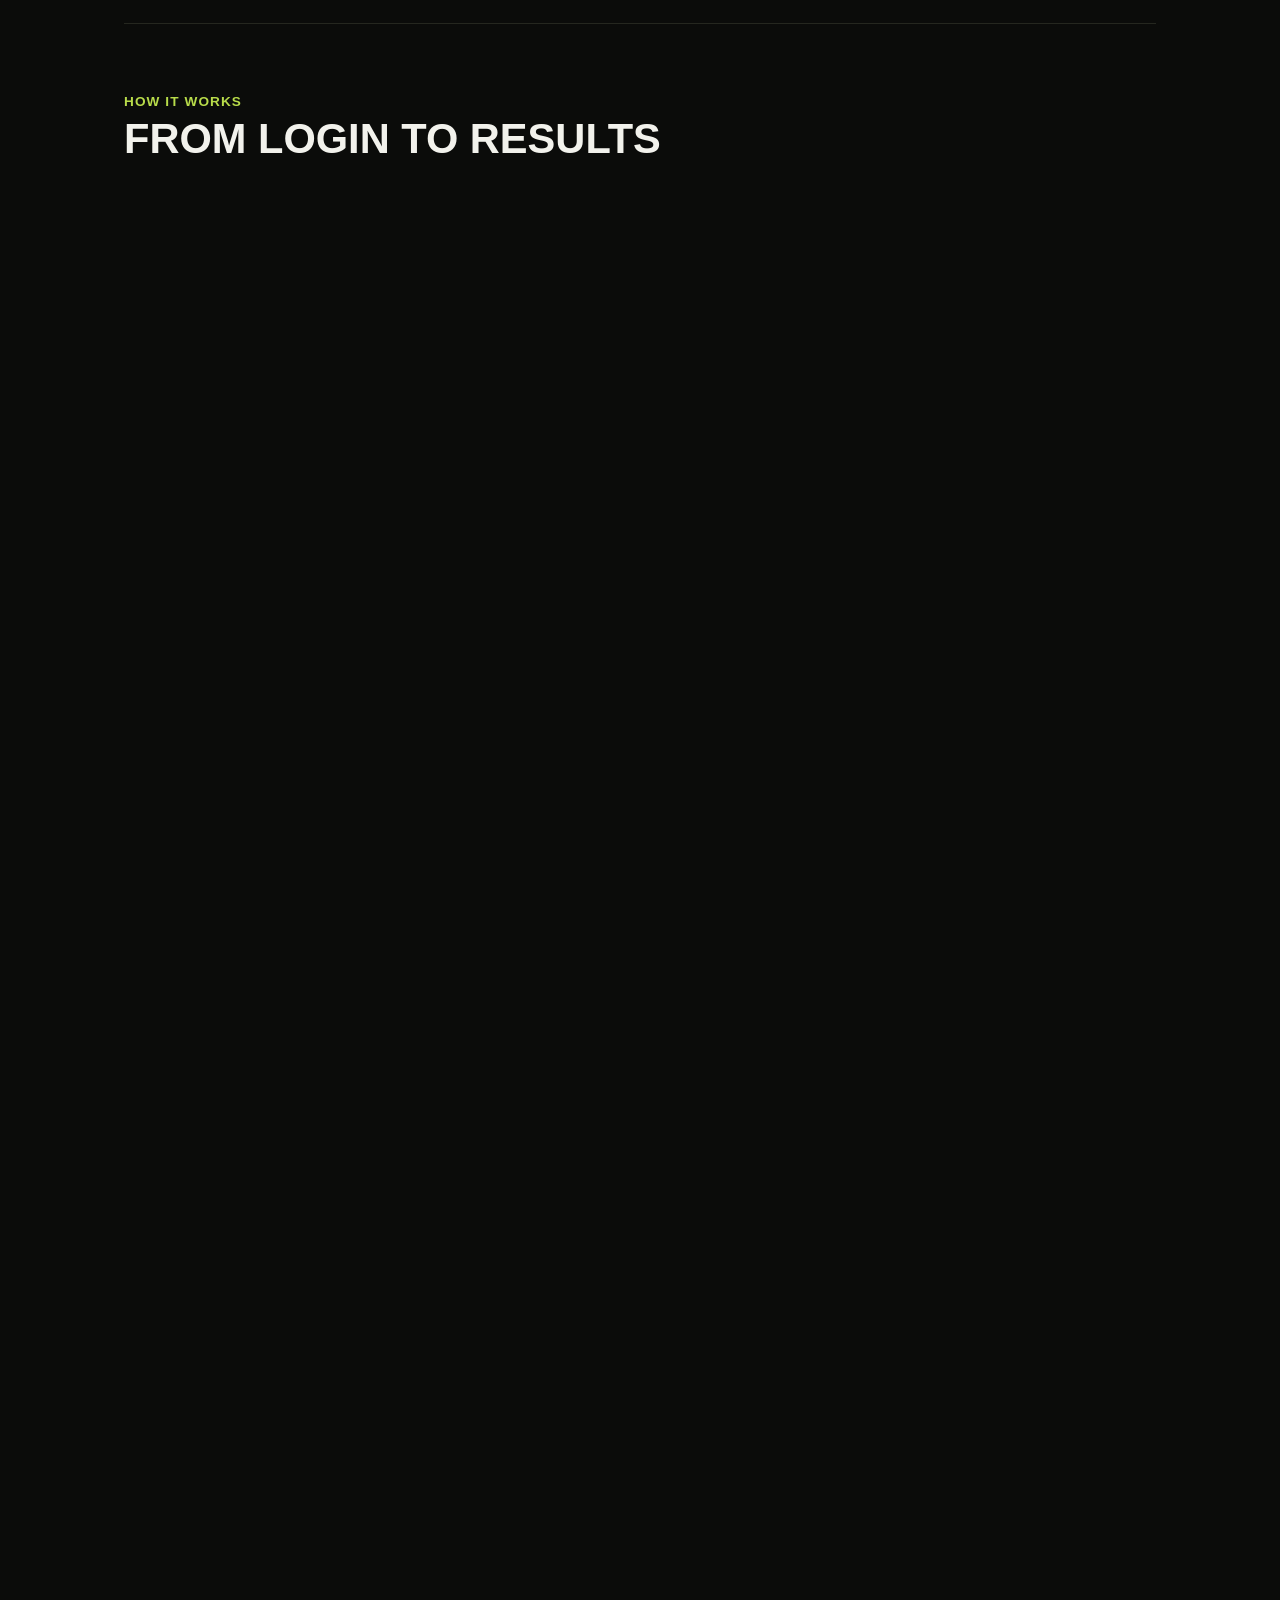
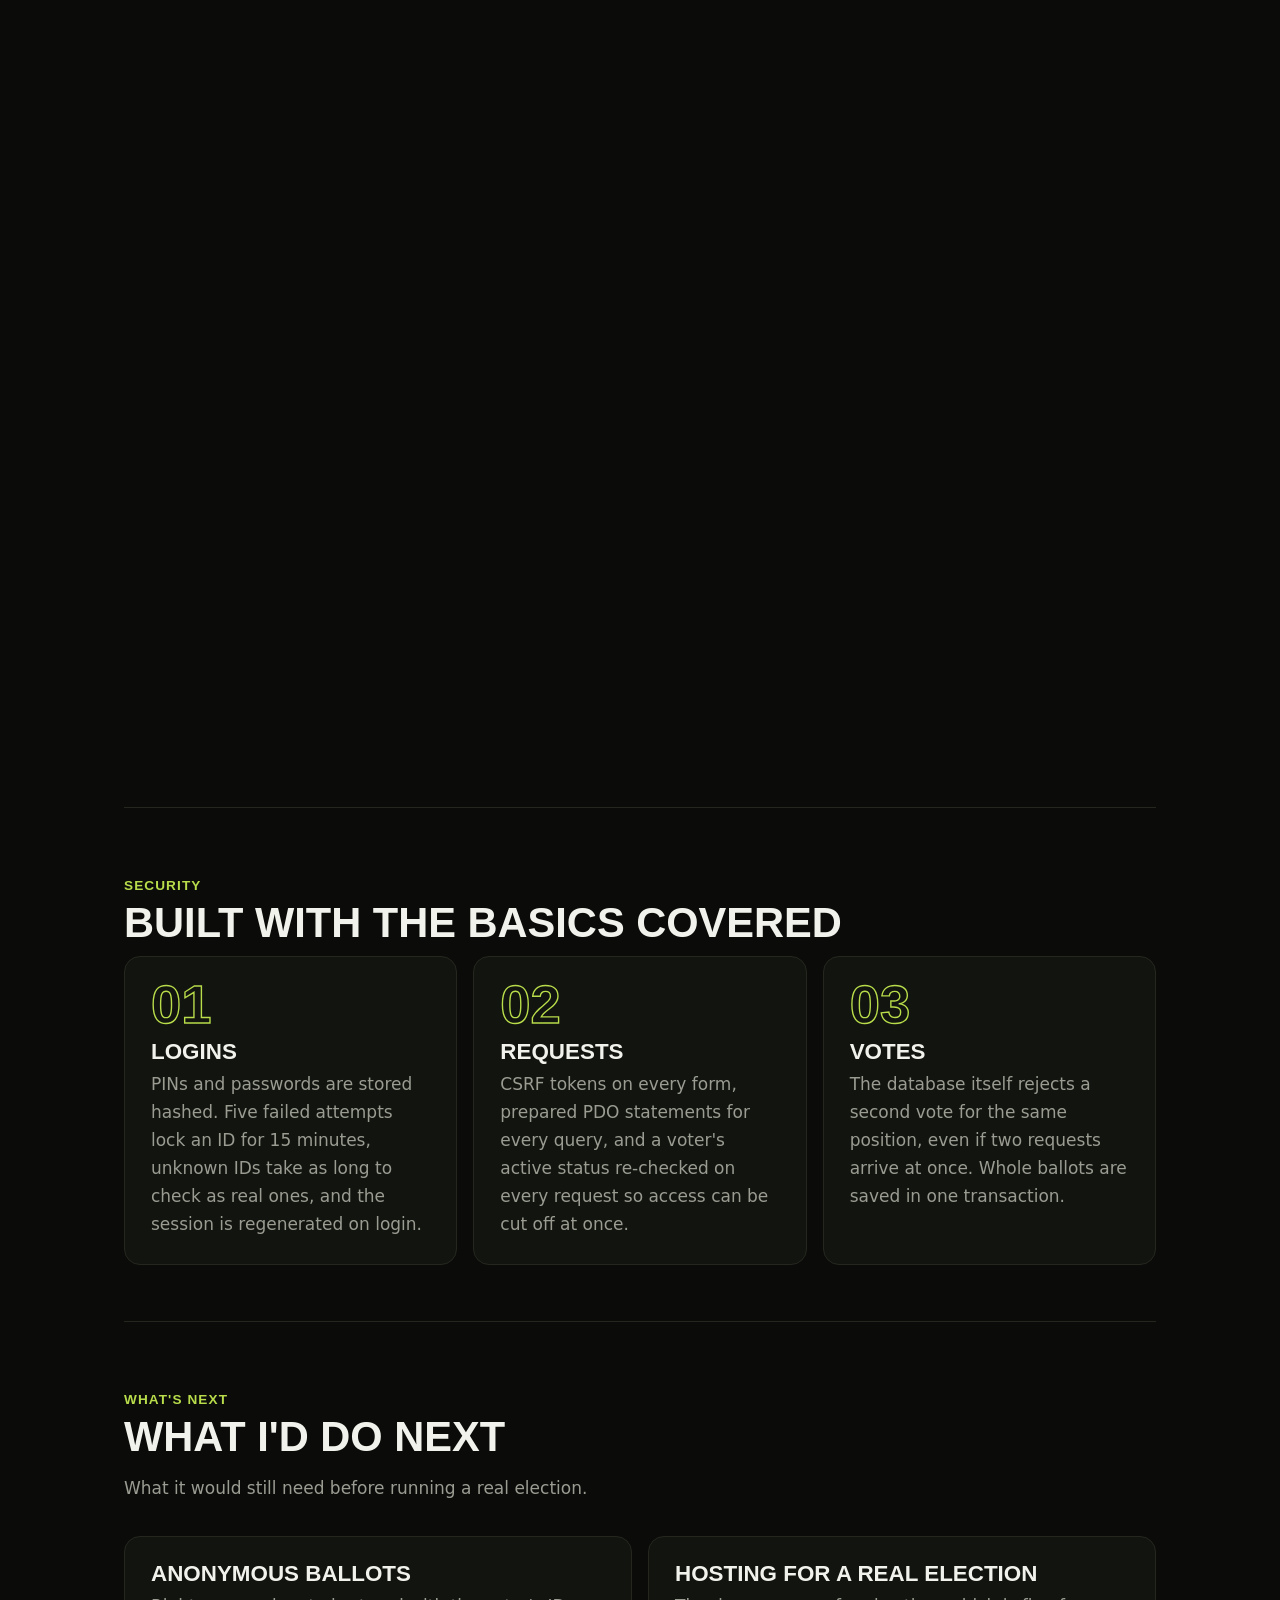
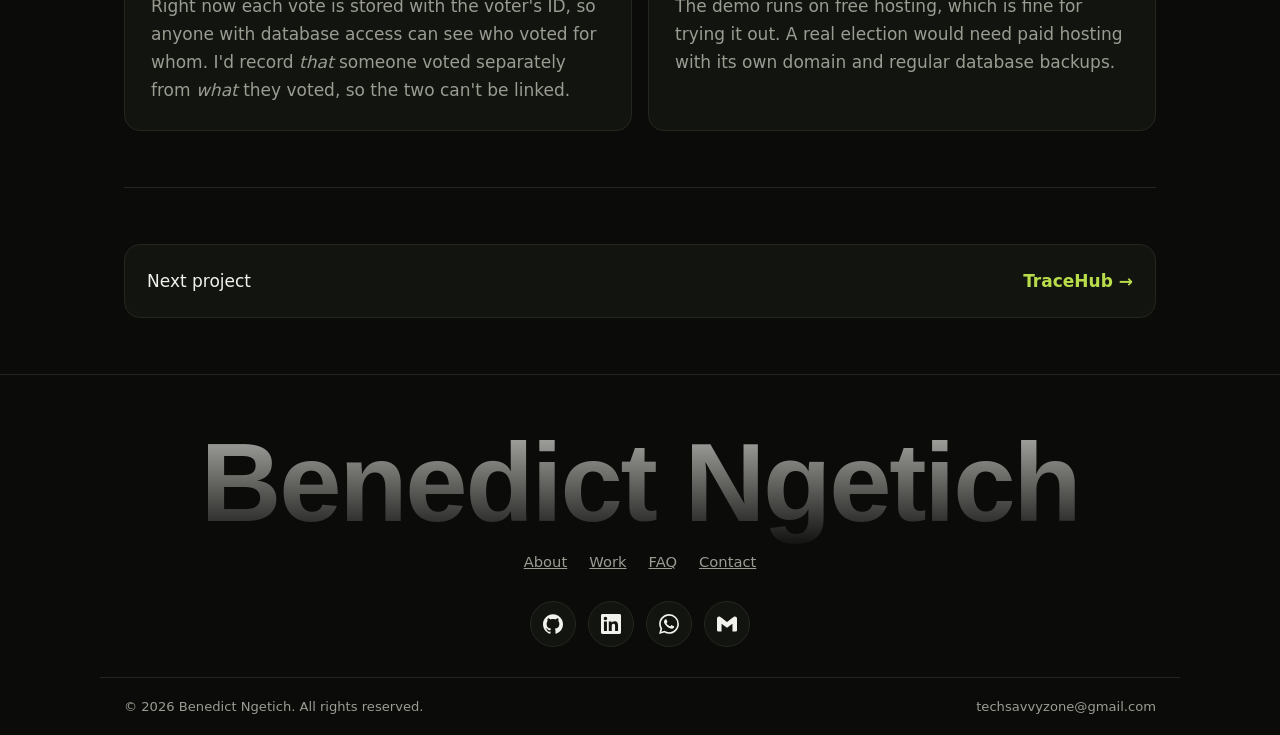
<file: case-voting.html>
<!DOCTYPE html>
<html lang="en">
<head>
<meta charset="utf-8">
<meta name="viewport" content="width=device-width, initial-scale=1">
<meta http-equiv="Content-Security-Policy" content="default-src 'self'; script-src 'self' 'sha256-PtdI6/36DhPdMEgjNWV5ExIEqFovVcjUHPeOyApfBhs=' https://gc.zgo.at; style-src 'self' https://fonts.googleapis.com; font-src https://fonts.gstatic.com; img-src 'self' data: https://benvog.goatcounter.com; media-src 'self'; connect-src https://formspree.io https://benvog.goatcounter.com; form-action https://formspree.io; base-uri 'self'; object-src 'none'">
<meta name="description" content="An online election system in plain PHP and MySQL: voters log in with their registration number and PIN, vote one position at a time, and results are published when voting closes.">
<meta name="theme-color" content="#0b0c0a">
<meta property="og:type" content="website">
<meta property="og:title" content="Voting System — Case Study | Benedict Ngetich">
<meta property="og:description" content="An online election system in plain PHP and MySQL: voters log in with their registration number and PIN, vote one position at a time, and results are published when voting closes.">
<meta property="og:url" content="https://benvog.github.io/case-voting.html">
<meta property="og:image" content="https://benvog.github.io/assets/voting-landing.png">
<meta property="og:image:width" content="1280">
<meta property="og:image:height" content="800">
<meta property="og:image:alt" content="VoteMS landing page with a live election countdown and turnout bar">
<link rel="icon" href="assets/favicon.svg" type="image/svg+xml">
<title>Voting System — Case Study | Benedict Ngetich</title>
<script>document.documentElement.className='js'</script>
<link rel="preconnect" href="https://fonts.googleapis.com">
<link rel="preconnect" href="https://fonts.gstatic.com" crossorigin>
<link href="https://fonts.googleapis.com/css2?family=Barlow+Condensed:wght@700;800&family=DM+Sans:wght@400;500;600&family=Instrument+Serif:ital@1&display=swap" rel="stylesheet">
<link rel="stylesheet" href="styles.css">
</head>
<body>
<a class="skip" href="#main">Skip to content</a>

<div class="nav">
<div class="pillnav">
<span class="brand">Benedict Ngetich</span>
<nav aria-label="Sections"><a href="index.html#about">About</a><a href="index.html#services">Services</a><a href="index.html#work">Work</a><a href="index.html#faq">FAQ</a></nav>
<a class="btn" href="index.html#contact">Hire me</a>
</div>
</div>

<div class="wrap" id="main">
<a class="backlink" href="index.html#work">&larr; Back to projects</a>

<header class="case-hero">
<p class="eyebrow">Case study</p>
<h1>Voting System</h1>
<p class="tagline">An online election system in plain PHP. Voters log in with their registration number and a PIN, vote one position at a time, and see results the moment voting closes.</p>
<div class="case-tags"><span>Built for Kabarak University</span><span>PHP 8</span><span>MySQL</span><span>JavaScript</span><span>No framework</span></div>
<div class="demo-cta">
<a class="btn" href="https://tally.xo.je" target="_blank" rel="noopener">Try the live demo ↗</a>
<p>Admin <b>demo-admin</b> / <b>demo-admin-pass</b> · Voter <b>CS/MK/0001/09/23</b>, PIN <b>246810</b>. Demo accounts can see everything but don't save changes.</p>
</div>
<div class="case-hero-img frame">
<div class="bar"><i></i><i></i><i></i><span>voting-system</span></div>
<div class="view"><div class="inner"><img src="assets/voting-landing.png" alt="VoteMS landing page with a live election countdown and turnout bar" width="1280" height="800"></div></div>
</div>
</header>

<section>
<h2>Quick facts</h2>
<div class="quickfacts">
<div class="card"><span>Type</span><span>Election system built for Kabarak University</span></div>
<div class="card"><span>Stack</span><span>PHP 8, PDO, MySQL, vanilla JS</span></div>
<div class="card"><span>User roles</span><span>Voter and admin</span></div>
<div class="card"><span>Status</span><span>Live demo</span></div>
</div>
</section>

<section>
<p class="eyebrow">The problem</p>
<h2>Only registered voters, one vote per position</h2>
<p class="lede">An election system has to hold two rules at once: only registered voters can vote, and nobody votes twice for the same position. It also has to stay simple enough for an admin to run without technical help, and fair enough that a running count can't sway the people still voting.</p>
</section>

<section>
<p class="eyebrow">How it works</p>
<h2>From login to results</h2>

<div class="feat rv">
<div>
<h3>One login page</h3>
<p>Voters sign in with the registration number they already know and a 6-digit PIN. Case and spaces don't matter, so small typing slips still work.</p>
<p>Admins use the same page with a username and password. The app works out which kind of account it is, and it never lets a registration number and an admin username be the same.</p>
</div>
<figure class="shot"><img src="assets/voting-login.png" alt="Login page asking for a registration number and PIN" width="1280" height="800" loading="lazy"></figure>
</div>

<div class="feat rv">
<div>
<h3>A ballot one position at a time</h3>
<p>Each position is its own step, with a progress bar along the top. Voters can skip a position and come back to it, then check the whole ballot on a review screen before submitting.</p>
<p>The ballot is saved in a single transaction, so it either goes in complete or not at all. It's built to work on a phone first.</p>
</div>
<figure class="shot phone"><img src="assets/voting-ballot-phone.png" alt="Ballot on a phone: step 1 of 5, President, with one candidate selected" width="390" height="844" loading="lazy"></figure>
</div>

<div class="feat rv">
<div>
<h3>An admin dashboard</h3>
<p>Admins create elections, add positions and candidates, and import voters in bulk by pasting registration numbers and names straight from Excel. Mistakes are reported line by line before anything is saved, and new PINs are shown once with a CSV download.</p>
<p>A readiness checklist shows what an election still needs. An election can't open while any position has no candidates, and once the first vote is in, the ballot is locked.</p>
</div>
<figure class="shot"><img src="assets/voting-admin-overview.png" alt="Admin overview with turnout, a countdown and a readiness checklist" width="1280" height="821" loading="lazy"></figure>
</div>

<div class="feat rv">
<div>
<h3>Results that can't sway the vote</h3>
<p>Admins follow the counts live, with the leader of each position highlighted. The public results page shows only turnout while voting is open. Candidate counts aren't even sent to the browser until voting closes.</p>
<p>Charts include a turnout meter, participation over time (which can also be shown as a table) and a bar chart per position. The whole app has a light and a dark theme.</p>
</div>
<figure class="shot tall"><img src="assets/voting-admin-results.png" alt="Admin results: participation over time and vote bars per position" width="1280" height="1681" loading="lazy"></figure>
</div>
</section>

<section>
<p class="eyebrow">Security</p>
<h2>Built with the basics covered</h2>
<div class="steps">
<div class="card step"><span class="num">01</span><h3>Logins</h3><p>PINs and passwords are stored hashed. Five failed attempts lock an ID for 15 minutes, unknown IDs take as long to check as real ones, and the session is regenerated on login.</p></div>
<div class="card step"><span class="num">02</span><h3>Requests</h3><p>CSRF tokens on every form, prepared PDO statements for every query, and a voter's active status re-checked on every request so access can be cut off at once.</p></div>
<div class="card step"><span class="num">03</span><h3>Votes</h3><p>The database itself rejects a second vote for the same position, even if two requests arrive at once. Whole ballots are saved in one transaction.</p></div>
</div>
</section>

<section>
<p class="eyebrow">What's next</p>
<h2>What I'd do next</h2>
<p class="lede">What it would still need before running a real election.</p>
<div class="steps nextsteps">
<div class="card step"><h3>Anonymous ballots</h3><p>Right now each vote is stored with the voter's ID, so anyone with database access can see who voted for whom. I'd record <i>that</i> someone voted separately from <i>what</i> they voted, so the two can't be linked.</p></div>
<div class="card step"><h3>Hosting for a real election</h3><p>The demo runs on free hosting, which is fine for trying it out. A real election would need paid hosting with its own domain and regular database backups.</p></div>
</div>
</section>

<section>
<div class="nextproj card">
<span>Next project</span>
<a href="case-tracehub.html">TraceHub →</a>
</div>
</section>

</div>

<footer>
<div class="footer-name">Benedict Ngetich</div>
<div class="footer-links">
<a href="index.html#about">About</a><a href="index.html#work">Work</a><a href="index.html#faq">FAQ</a><a href="index.html#contact">Contact</a>
</div>
<div class="socials">
<a href="https://github.com/Benvog" target="_blank" rel="noopener" aria-label="GitHub" title="GitHub"><svg viewBox="0 0 24 24" aria-hidden="true" focusable="false"><path d="M12 .297c-6.63 0-12 5.373-12 12 0 5.303 3.438 9.8 8.205 11.385.6.113.82-.258.82-.577 0-.285-.01-1.04-.015-2.04-3.338.724-4.042-1.61-4.042-1.61C4.422 18.07 3.633 17.7 3.633 17.7c-1.087-.744.084-.729.084-.729 1.205.084 1.838 1.236 1.838 1.236 1.07 1.835 2.809 1.305 3.495.998.108-.776.417-1.305.76-1.605-2.665-.3-5.466-1.332-5.466-5.93 0-1.31.465-2.38 1.235-3.22-.135-.303-.54-1.523.105-3.176 0 0 1.005-.322 3.3 1.23.96-.267 1.98-.399 3-.405 1.02.006 2.04.138 3 .405 2.28-1.552 3.285-1.23 3.285-1.23.645 1.653.24 2.873.12 3.176.765.84 1.23 1.91 1.23 3.22 0 4.61-2.805 5.625-5.475 5.92.42.36.81 1.096.81 2.22 0 1.606-.015 2.896-.015 3.286 0 .315.21.69.825.57C20.565 22.092 24 17.592 24 12.297c0-6.627-5.373-12-12-12"/></svg></a>
<a href="https://www.linkedin.com/in/benedict-kipkorir-vogue" target="_blank" rel="noopener" aria-label="LinkedIn" title="LinkedIn"><svg viewBox="0 0 24 24" aria-hidden="true" focusable="false"><path d="M20.447 20.452h-3.554v-5.569c0-1.328-.027-3.037-1.852-3.037-1.853 0-2.136 1.445-2.136 2.939v5.667H9.351V9h3.414v1.561h.046c.477-.9 1.637-1.85 3.37-1.85 3.601 0 4.267 2.37 4.267 5.455v6.286zM5.337 7.433c-1.144 0-2.063-.926-2.063-2.065 0-1.138.92-2.063 2.063-2.063 1.14 0 2.064.925 2.064 2.063 0 1.139-.925 2.065-2.064 2.065zm1.782 13.019H3.555V9h3.564v11.452zM22.225 0H1.771C.792 0 0 .774 0 1.729v20.542C0 23.227.792 24 1.771 24h20.451C23.2 24 24 23.227 24 22.271V1.729C24 .774 23.2 0 22.222 0h.003z"/></svg></a>
<a href="https://wa.me/254748311310" target="_blank" rel="noopener" aria-label="WhatsApp" title="WhatsApp"><svg viewBox="0 0 24 24" aria-hidden="true" focusable="false"><path d="M17.472 14.382c-.297-.149-1.758-.867-2.03-.967-.273-.099-.471-.148-.67.15-.197.297-.767.966-.94 1.164-.173.199-.347.223-.644.075-.297-.15-1.255-.463-2.39-1.475-.883-.788-1.48-1.761-1.653-2.059-.173-.297-.018-.458.13-.606.134-.133.298-.347.446-.52.149-.174.198-.298.298-.497.099-.198.05-.371-.025-.52-.075-.149-.669-1.612-.916-2.207-.242-.579-.487-.5-.669-.51-.173-.008-.371-.01-.57-.01-.198 0-.52.074-.792.372-.272.297-1.04 1.016-1.04 2.479 0 1.462 1.065 2.875 1.213 3.074.149.198 2.096 3.2 5.077 4.487.709.306 1.262.489 1.694.625.712.227 1.36.195 1.871.118.571-.085 1.758-.719 2.006-1.413.248-.694.248-1.289.173-1.413-.074-.124-.272-.198-.57-.347m-5.421 7.403h-.004a9.87 9.87 0 01-5.031-1.378l-.361-.214-3.741.982.998-3.648-.235-.374a9.86 9.86 0 01-1.51-5.26c.001-5.45 4.436-9.884 9.888-9.884 2.64 0 5.122 1.03 6.988 2.898a9.825 9.825 0 012.893 6.994c-.003 5.45-4.437 9.884-9.885 9.884m8.413-18.297A11.815 11.815 0 0012.05 0C5.495 0 .16 5.335.157 11.892c0 2.096.547 4.142 1.588 5.945L.057 24l6.305-1.654a11.882 11.882 0 005.683 1.448h.005c6.554 0 11.89-5.335 11.893-11.893a11.821 11.821 0 00-3.48-8.413Z"/></svg></a>
<a href="mailto:techsavvyzone@gmail.com" aria-label="Email" title="Email"><svg viewBox="0 0 24 24" aria-hidden="true" focusable="false"><path d="M24 5.457v13.909c0 .904-.732 1.636-1.636 1.636h-3.819V11.73L12 16.64l-6.545-4.91v9.273H1.636A1.636 1.636 0 0 1 0 19.366V5.457c0-2.023 2.309-3.178 3.927-1.964L5.455 4.64 12 9.548l6.545-4.91 1.528-1.145C21.69 2.28 24 3.434 24 5.457z"/></svg></a>
</div>
<div class="wrap footer-bottom"><span>© 2026 Benedict Ngetich. All rights reserved.</span><a href="mailto:techsavvyzone@gmail.com">techsavvyzone@gmail.com</a></div>
</footer>

<script src="script.js"></script>
<script data-goatcounter="https://benvog.goatcounter.com/count" async src="https://gc.zgo.at/count.v5.js" integrity="sha384-atnOLvQb9t+jTSipvd75X2yginT4PjVbqDdlJAmxMm+wYElFmeR6EmLP5bYeoRVQ" crossorigin="anonymous"></script>
</body>
</html>
</file>
<file: styles.css>
:root{--bg:#0b0c0a;--ink:#f2f2ec;--muted:#9a9c92;--line:#25271f;--lime:#b8dc4a;--panel:#12140f;--panel2:#161811;--h:250px}
*{box-sizing:border-box}
[hidden]{display:none!important}
html{scroll-behavior:smooth}
body{margin:0;background:var(--bg);color:var(--ink);font:400 17px/1.65 "DM Sans",system-ui,sans-serif}
a{color:inherit}
a:focus-visible,button:focus-visible,summary:focus-visible,input:focus-visible,textarea:focus-visible{outline:3px solid var(--lime);outline-offset:3px}
h1,h2,h3{font-family:"Barlow Condensed","DM Sans",sans-serif;text-transform:uppercase;margin:0;line-height:.95}
h1 em,h2 em,h3 em{font:italic 400 1.1em/.9 "Instrument Serif",Georgia,serif;text-transform:none;letter-spacing:0}
img{max-width:100%;display:block}
.wrap{max-width:1080px;margin:0 auto;padding:0 24px}
.skip{position:absolute;left:16px;top:-80px;z-index:50;background:var(--lime);color:#0b0c0a;font-weight:600;padding:10px 18px;border-radius:99px;text-decoration:none}
.skip:focus{top:16px}

/* floating nav */
.nav{position:sticky;top:16px;z-index:30;margin:16px auto 0;max-width:820px;padding:0 16px}
.pillnav{display:flex;align-items:center;justify-content:space-between;gap:14px;flex-wrap:wrap;row-gap:8px;background:rgba(18,20,15,.75);-webkit-backdrop-filter:blur(14px);backdrop-filter:blur(14px);border:1px solid var(--line);border-radius:24px;padding:10px 10px 10px 20px}
.pillnav .brand{font:700 1rem "Barlow Condensed",sans-serif;text-transform:uppercase;letter-spacing:.02em}
.pillnav nav{display:flex;order:3;width:100%;justify-content:space-between;gap:20px;padding:2px 10px 0 0;border-top:1px solid var(--line);font-size:.92rem}
.pillnav nav a{text-decoration:none;color:var(--muted);padding:8px 0}
.pillnav nav a:hover{color:var(--ink)}
.btn{display:inline-block;background:var(--lime);color:#0b0c0a;font-weight:600;padding:11px 22px;border-radius:99px;text-decoration:none;border:0;font:600 .92rem "DM Sans",sans-serif;cursor:pointer;white-space:nowrap;transition:transform 160ms ease-out}
@media (hover:hover) and (pointer:fine){.btn:hover{transform:translateY(-2px)}}
.btn:active{transform:scale(.97)}
.btn.ghost{background:transparent;color:var(--ink);border:1px solid var(--line)}
@media (min-width:700px){.pillnav{flex-wrap:nowrap;border-radius:99px}.pillnav nav{order:0;width:auto;justify-content:flex-start;padding:0;border-top:0}.pillnav nav a{padding:0}}

/* hero */
.hero{padding:64px 0 40px;display:grid;gap:34px}
.hero h1{font-size:clamp(2.6rem,9vw,4.6rem);font-weight:800}
.hero .sub{color:var(--muted);font-size:1.15rem;max-width:48ch;margin:16px 0 26px}
.hero .cta{display:flex;gap:12px 24px;flex-wrap:wrap;align-items:center}
.textlink{color:var(--ink);font-weight:600;font-size:.95rem;text-decoration:none}
.textlink span{display:inline-block;color:var(--lime);transition:transform 160ms ease-out}
@media (hover:hover) and (pointer:fine){.textlink:hover span{transform:translateX(4px)}}
.photo{position:relative;justify-self:center;width:min(320px,80%)}
.photo .frame-ph{aspect-ratio:4/5;border-radius:20px;background:linear-gradient(160deg,#1a1d13,#0e0f0b);border:1px solid var(--line);display:flex;align-items:center;justify-content:center;color:var(--muted);font-size:.85rem;text-align:center;padding:20px}
.photo img{border-radius:20px;aspect-ratio:4/5;object-fit:cover}
.status{display:inline-flex;align-items:center;gap:8px;font-size:.82rem;color:var(--lime);border:1px solid #2a3a1a;background:rgba(184,220,74,.08);padding:5px 12px;border-radius:99px;margin-bottom:18px}
.status i{width:8px;height:8px;border-radius:50%;background:var(--lime)}

section{padding:56px 0;border-top:1px solid var(--line);scroll-margin-top:76px}
.eyebrow{color:var(--lime);font:600 .85rem "DM Sans",sans-serif;text-transform:uppercase;letter-spacing:.08em;margin-bottom:10px}
h2{font-size:2.6rem;font-weight:800;margin-bottom:14px}
.lede{color:var(--muted);max-width:52ch;margin-bottom:34px}
.lede a{color:var(--lime)}

/* about bento */
.card{background:var(--panel);border:1px solid var(--line);border-radius:16px;padding:22px}
.bento p{margin:0;color:var(--muted);max-width:65ch}.bento p+p{margin-top:14px}.bento .status{margin:0 0 16px}
#about>.card{margin-top:16px}
.bgrow{display:flex;justify-content:space-between;gap:12px;padding:10px 0}
.bgrow+.bgrow{border-top:1px solid var(--line)}
.bgrow span:last-child{white-space:nowrap}
.stackrow{display:flex;flex-wrap:wrap;gap:8px}
.stackrow span{font-size:.85rem;padding:6px 12px;border:1px solid var(--line);border-radius:99px;background:var(--panel2)}

/* process */
.steps{display:grid;gap:16px}
.step{background:var(--panel);border:1px solid var(--line);border-radius:16px;padding:26px}
.step .num{font:800 3.4rem/.8 "Barlow Condensed",sans-serif;color:transparent;-webkit-text-stroke:1.4px var(--lime);display:block;margin-bottom:14px}
.step h3{font-size:1.4rem;font-weight:700;margin-bottom:8px}
.step p{margin:0;color:var(--muted)}

/* services list (index) */
.svc{border-top:1px solid var(--line)}
.svcrow{display:grid;gap:8px;padding:26px 0;border-bottom:1px solid var(--line)}
.svcrow h3{font-size:1.9rem;font-weight:700}
.svcrow:last-child{border-bottom:0;padding-bottom:0}
.svcrow p{margin:0;color:var(--muted);max-width:46ch}
.svclist{list-style:none;margin:16px 0 0;padding:0;display:grid;gap:8px;max-width:46ch}
.svclist li{position:relative;padding-left:20px;color:var(--ink)}
.svclist li::before{content:"";position:absolute;left:0;top:.7em;width:8px;height:2px;background:var(--lime)}
.svcrow .svcnote{margin-top:14px;font-size:.95rem}
.svcnote a{color:var(--lime)}

/* process timeline (index) */
.timeline{list-style:none;margin:0;padding:0;display:grid;gap:30px}
.tlstep{position:relative;padding-left:34px}
.tlstep::before{content:"";position:absolute;left:0;top:6px;width:11px;height:11px;border-radius:50%;background:var(--bg);border:2px solid var(--lime)}
.tlstep:not(:last-child)::after{content:"";position:absolute;left:5px;top:22px;bottom:-26px;width:1px;background:var(--line)}
.tlstep .num{font:800 2.6rem/.8 "Barlow Condensed",sans-serif;color:transparent;-webkit-text-stroke:1.2px var(--lime);display:block;margin-bottom:12px}
.tlstep h3{font-size:1.4rem;font-weight:700;margin-bottom:8px}
.tlstep p{margin:0;color:var(--muted)}

/* projects */
.proj{display:grid;gap:28px;padding:56px 0;overflow-x:clip}
.proj:first-of-type{padding-top:0}
.proj:last-of-type{padding-bottom:0}
.stage{--h:230px;position:relative;isolation:isolate}
.stage::before{content:"";position:absolute;inset:-18% 0;z-index:-1;pointer-events:none;background:radial-gradient(ellipse 55% 50% at 50% 45%,rgba(242,242,236,.09),transparent 70%)}
.stage .frame{box-shadow:0 34px 60px -26px #000}
.pnum{display:block;margin-bottom:14px;font-size:.9rem;font-weight:600;letter-spacing:.14em}
#work>h2{margin-bottom:34px}
.frame{background:var(--panel);border:1px solid var(--line);border-radius:12px;overflow:hidden}
.bar{display:flex;align-items:center;gap:6px;padding:10px 14px;border-bottom:1px solid var(--line);font-size:.8rem;color:var(--muted)}
.bar i{width:10px;height:10px;border-radius:50%;background:var(--line)}
.bar span{margin-left:10px}
.view{height:var(--h);overflow:hidden;background:#090a08}
.inner{min-height:560px;transition:transform .5s cubic-bezier(.23,1,.32,1)}
.inner img{width:100%;height:auto;min-height:var(--h);object-fit:cover;object-position:top left}
.inner:has(>img){min-height:0}
@media (hover:hover) and (pointer:fine){.frame:hover .inner{transform:translateY(calc(-100% + var(--h)));transition:transform 5s ease-in-out}}
.ph{padding:20px;display:grid;gap:14px}
.ph b{display:block;height:34px;border-radius:5px;background:var(--line)}
.ph b:nth-child(3n){height:90px;background:#1a1d14}
.ph b:nth-child(4n){width:60%}
.proj h3{font-size:clamp(2.3rem,6vw,3.3rem);font-weight:800;margin:0 0 18px}
.proj p{color:var(--muted);max-width:56ch;margin:0}
.meta{font-size:.92rem;color:var(--muted)}
.meta b{color:var(--lime);font-weight:500}

/* faq */
.faq{border-top:1px solid var(--line)}
.faqitem{border-bottom:1px solid var(--line)}
.faqitem summary{list-style:none;display:flex;justify-content:space-between;align-items:center;gap:16px;padding:20px 0;cursor:pointer;font:600 1.05rem "DM Sans",sans-serif}
.faqitem summary::-webkit-details-marker{display:none}
.faqitem summary::after{content:"+";font-size:1.4rem;color:var(--lime);flex:none}
.faqitem[open] summary::after{content:"–"}
.faqitem p{margin:0 0 20px;color:var(--muted);max-width:60ch}

/* testimonials placeholder */
.tplaceholder{background:var(--panel);border:1px dashed var(--line);border-radius:16px;padding:34px;text-align:center;color:var(--muted)}

/* contact */
form{display:grid;gap:22px;max-width:520px}
label{font-size:.9rem;color:var(--muted);display:block}
input,textarea{width:100%;background:transparent;border:0;border-bottom:1px solid var(--muted);padding:10px 0;color:var(--ink);font:inherit;border-radius:0}
input:focus,textarea:focus{border-color:var(--lime);outline:0}
input:focus-visible,textarea:focus-visible{outline:0;box-shadow:0 2px 0 var(--lime);background:rgba(184,220,74,.06)}
textarea{min-height:110px;resize:vertical}
form .btn{justify-self:start}
form .btn[disabled]{opacity:.6;cursor:progress}
.gotcha{display:none}
.form-error{margin:0;color:#ff9a8a;font-size:.92rem}
.form-error a{color:inherit}
.form-done{max-width:520px;padding:28px;border:1px solid var(--line);border-radius:16px;background:var(--panel);animation:rise .5s cubic-bezier(.23,1,.32,1)}
.form-done h3{font-size:1.8rem;font-weight:700;margin-bottom:8px;outline:0}
.form-done p{color:var(--muted);margin:0 0 20px}
.signoff{margin:56px 0 0;font:700 1.6rem/1.1 "Barlow Condensed",sans-serif;text-transform:uppercase;text-wrap:balance}
@keyframes rise{from{opacity:0;transform:translateY(12px)}}

/* footer */
footer{border-top:1px solid var(--line);padding:0}
.footer-name{padding:60px 0 20px;text-align:center;font:800 clamp(3rem,14vw,7rem)/.85 "Barlow Condensed",sans-serif;letter-spacing:-.02em;background:linear-gradient(180deg,var(--ink),var(--bg));-webkit-background-clip:text;background-clip:text;color:transparent}
.footer-links{display:flex;justify-content:center;gap:22px;flex-wrap:wrap;padding-bottom:26px;font-size:.92rem;color:var(--muted)}
.footer-links a:hover{color:var(--lime)}
.socials{display:flex;justify-content:center;flex-wrap:wrap;gap:12px;padding:0 16px 30px}
.socials a{display:inline-grid;place-items:center;width:46px;height:46px;border:1px solid var(--line);border-radius:50%;background:var(--panel);color:var(--ink);transition:transform 160ms ease-out}
.socials svg{width:20px;height:20px;fill:currentColor}
.socials a:hover,.socials a:focus-visible{color:var(--lime);border-color:var(--lime)}
@media (hover:hover) and (pointer:fine){.socials a:hover{transform:translateY(-2px)}}
.socials a:active{transform:scale(.97)}
.footer-bottom a{text-decoration:none}
.footer-bottom a:hover{color:var(--lime)}
.footer-bottom{display:flex;justify-content:space-between;flex-wrap:wrap;gap:10px;border-top:1px solid var(--line);padding:18px 24px;font-size:.82rem;color:var(--muted)}

.js .rv{opacity:0;transform:translateY(12px);transition:opacity .4s cubic-bezier(.23,1,.32,1),transform .4s cubic-bezier(.23,1,.32,1)}
.js .rv.in{opacity:1;transform:none}

.proj .meta{margin-top:14px}
.pills{display:flex;flex-wrap:wrap;gap:12px;margin-top:24px}

/* case study pages */
.backlink{display:inline-flex;align-items:center;gap:8px;color:var(--muted);text-decoration:none;font-size:.92rem;margin:28px 0 0}
.backlink:hover{color:var(--lime)}
.case-hero{padding:20px 0 10px}
.case-hero .eyebrow{margin-bottom:14px}
.case-hero h1{font-size:clamp(2.4rem,7vw,4rem);font-weight:800}
.case-hero .tagline{color:var(--muted);font-size:1.15rem;max-width:56ch;margin:16px 0 20px}
.case-tags{display:flex;flex-wrap:wrap;gap:8px;margin-bottom:10px}
.case-tags span{font-size:.82rem;padding:4px 12px;border:1px solid var(--line);border-radius:99px;color:var(--lime)}
.demo-cta{display:flex;flex-wrap:wrap;align-items:center;gap:12px 18px;margin:18px 0 6px}
.demo-cta p{margin:0;color:var(--muted);font-size:.9rem;max-width:56ch}
.demo-cta b{color:var(--ink);font-weight:600}
.demo-cta p a{color:var(--lime)}
.case-hero-img{--h:320px;margin-top:26px;border-radius:14px;overflow:hidden;border:1px solid var(--line)}
.quickfacts{display:grid;gap:10px;grid-template-columns:1fr}
.quickfacts .card{display:flex;justify-content:space-between;gap:12px;padding:16px 20px}
.quickfacts .card span:first-child{color:var(--muted);font-size:.88rem}
.quickfacts .card span:last-child{font-weight:600;text-align:right}
.statgrid{display:grid;gap:16px;grid-template-columns:repeat(2,1fr)}
.statgrid .card{text-align:center;padding:26px 16px}
.statgrid b{display:block;font:800 2rem "Barlow Condensed",sans-serif;color:var(--lime);margin-bottom:6px}
.statgrid span{color:var(--muted);font-size:.9rem}
.feat{display:grid;gap:22px;align-items:center;padding:34px 0;border-top:1px solid var(--line)}
.feat:first-of-type{border-top:0;padding-top:0}
.feat h3{font-size:1.7rem;font-weight:700;margin-bottom:12px}
.feat p{color:var(--muted);margin:0 0 12px;max-width:52ch}
.feat p:last-child{margin-bottom:0}
.shot{margin:0}
.shot img,.shot video{display:block;width:100%;height:auto;border-radius:12px;border:1px solid var(--line);background:var(--panel)}
.shot.tall img{max-height:560px;object-fit:cover;object-position:top}
.shot.phone{justify-self:center;width:min(300px,80%)}
.shot.phone img{border-radius:22px}
.nextproj{display:flex;align-items:center;justify-content:space-between;gap:16px;flex-wrap:wrap}
.nextproj a{color:var(--lime);text-decoration:none;font-weight:600}
.nextproj a:hover{text-decoration:underline}
@media (min-width:700px){section{scroll-margin-top:24px}.quickfacts{grid-template-columns:repeat(2,1fr)}.statgrid{grid-template-columns:repeat(4,1fr)}}

@media (min-width:760px){
.hero{grid-template-columns:1.1fr .9fr;align-items:center}
.steps{grid-template-columns:repeat(3,1fr)}
.svcrow{grid-template-columns:1fr 1fr;align-items:start;gap:24px}
.svcbody{padding-top:2px}
.timeline{grid-template-columns:repeat(3,1fr);gap:32px}
.tlstep{padding:34px 0 0}
.tlstep::before{top:0}
.tlstep:not(:last-child)::after{left:20px;right:-26px;top:5px;bottom:auto;width:auto;height:1px}
.nextsteps{grid-template-columns:repeat(2,1fr)}
.feat{grid-template-columns:1fr 1.4fr;gap:44px}
.proj{grid-template-columns:1.3fr 1fr;align-items:center;gap:56px;padding:80px 0}
.proj:nth-of-type(even) .stage{order:2}
.proj:nth-of-type(even){grid-template-columns:1fr 1.3fr}
.stage{--h:300px}
.stage::before{inset:-18% -10%}
.feat:nth-of-type(even) .shot{order:-1}
.feat:nth-of-type(even){grid-template-columns:1.4fr 1fr}
}
@media (prefers-reduced-motion:reduce){html{scroll-behavior:auto}*,*::before,*::after{animation:none!important}.js .rv{transform:none;transition:opacity .4s ease}.btn:hover,.btn:active,.socials a:hover,.socials a:active,.frame:hover .inner{transform:none}}
</file>
